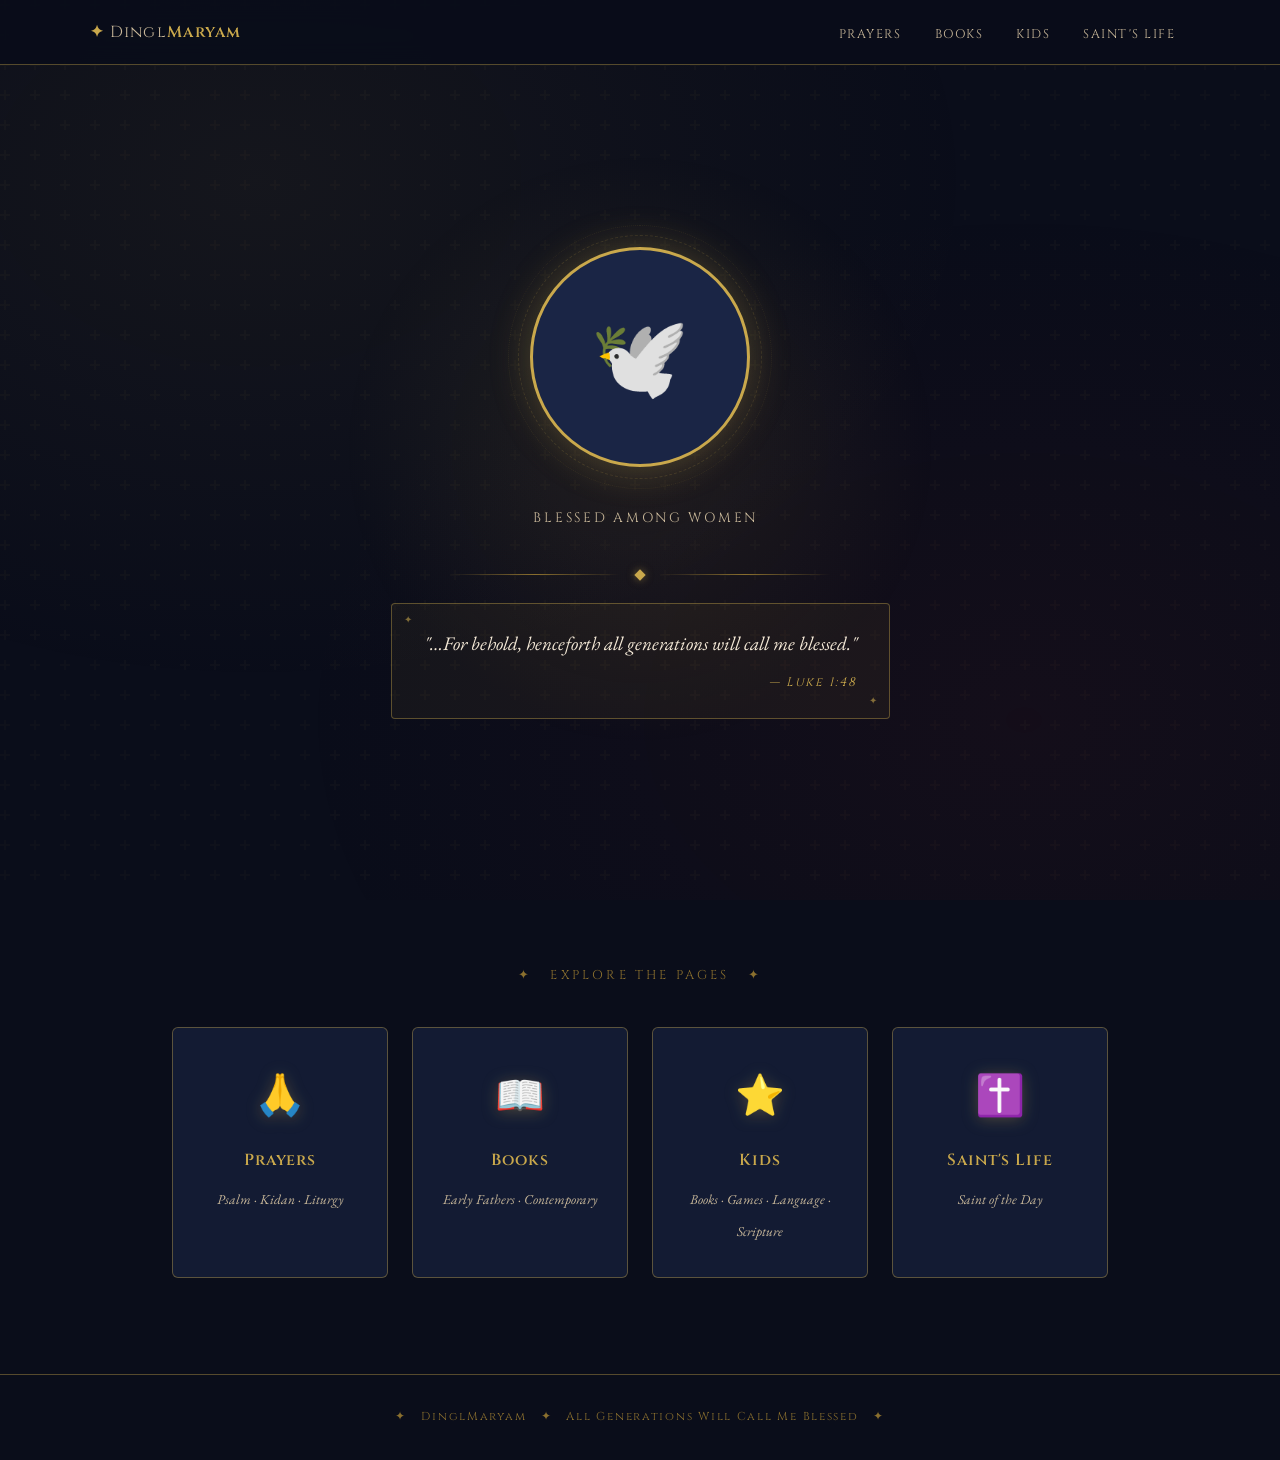
<file: index.html>
<!DOCTYPE html>
<html lang="en">
<head>
  <meta charset="UTF-8" />
  <meta name="viewport" content="width=device-width, initial-scale=1.0" />
  <title>Blessed Among Women</title>
  <link rel="stylesheet" href="styles.css" />
</head>
<body>

  <!-- ─── NAVIGATION ─── -->
  <header>
    <nav>
      <a class="nav-brand" href="index.html">✦ <span>Dingl</span>Maryam</a>
      <ul>
        <li><a href="prayers.html">Prayers</a></li>
        <li><a href="books.html">Books</a></li>
        <li><a href="kids.html">Kids</a></li>
        <li><a href="saints-life.html">Saint's Life</a></li>
      </ul>
    </nav>
  </header>

  <!-- ─── HERO ─── -->
  <section class="hero">
    <div class="hero-orbs"></div>
    <div class="hero-content">

      <!-- Saint Mary Image Frame -->
      <div class="icon-frame">
        <!--
          INSTRUCTIONS:
          Replace the placeholder below with your image of Saint Mary.
          Option A – use an online image URL:
            <img class="icon-img" src="YOUR_IMAGE_URL_HERE" alt="Saint Mary" />
          Option B – place an image file called "saint-mary.jpg" in this folder:
            <img class="icon-img" src="saint-mary.jpg" alt="Saint Mary" />
          Then delete the <div class="icon-placeholder"> element below.
        -->
        <div class="icon-placeholder" title="Replace with Saint Mary image">🕊️</div>
      </div>

      <h1 class="site-title"></h1>
      <p class="site-subtitle"> &nbsp; Blessed Among Women</p>

      <div class="ornament">
        <div class="ornament-line"></div>
        <div class="ornament-diamond"></div>
        <div class="ornament-line"></div>
      </div>

      <!-- Scripture Quote -->
      <blockquote class="scripture-block">
        <p class="scripture-text">
          "…For behold, henceforth all generations will call me blessed."
        </p>
        <cite class="scripture-ref">— Luke 1:48</cite>
      </blockquote>

    </div>
  </section>

  <!-- ─── NAVIGATION CARDS ─── -->
  <section class="cards-section">
    <p class="section-heading">✦ &nbsp; Explore the Pages &nbsp; ✦</p>
    <div class="cards-grid">

      <a href="prayers.html" class="nav-card">
        <span class="nav-card-icon">🙏</span>
        <span class="nav-card-title">Prayers</span>
        <span class="nav-card-desc">Psalm · Kidan · Liturgy</span>
      </a>

      <a href="books.html" class="nav-card">
        <span class="nav-card-icon">📖</span>
        <span class="nav-card-title">Books</span>
        <span class="nav-card-desc">Early Fathers · Contemporary</span>
      </a>

      <a href="kids.html" class="nav-card">
        <span class="nav-card-icon">⭐</span>
        <span class="nav-card-title">Kids</span>
        <span class="nav-card-desc">Books · Games · Language · Scripture</span>
      </a>

      <a href="saints-life.html" class="nav-card">
        <span class="nav-card-icon">✝️</span>
        <span class="nav-card-title">Saint's Life</span>
        <span class="nav-card-desc">Saint of the Day</span>
      </a>

    </div>
  </section>

  <footer>
    <p>✦ &nbsp; DinglMaryam &nbsp; ✦ &nbsp; All Generations Will Call Me Blessed &nbsp; ✦</p>
  </footer>

</body>
</html>
</file>
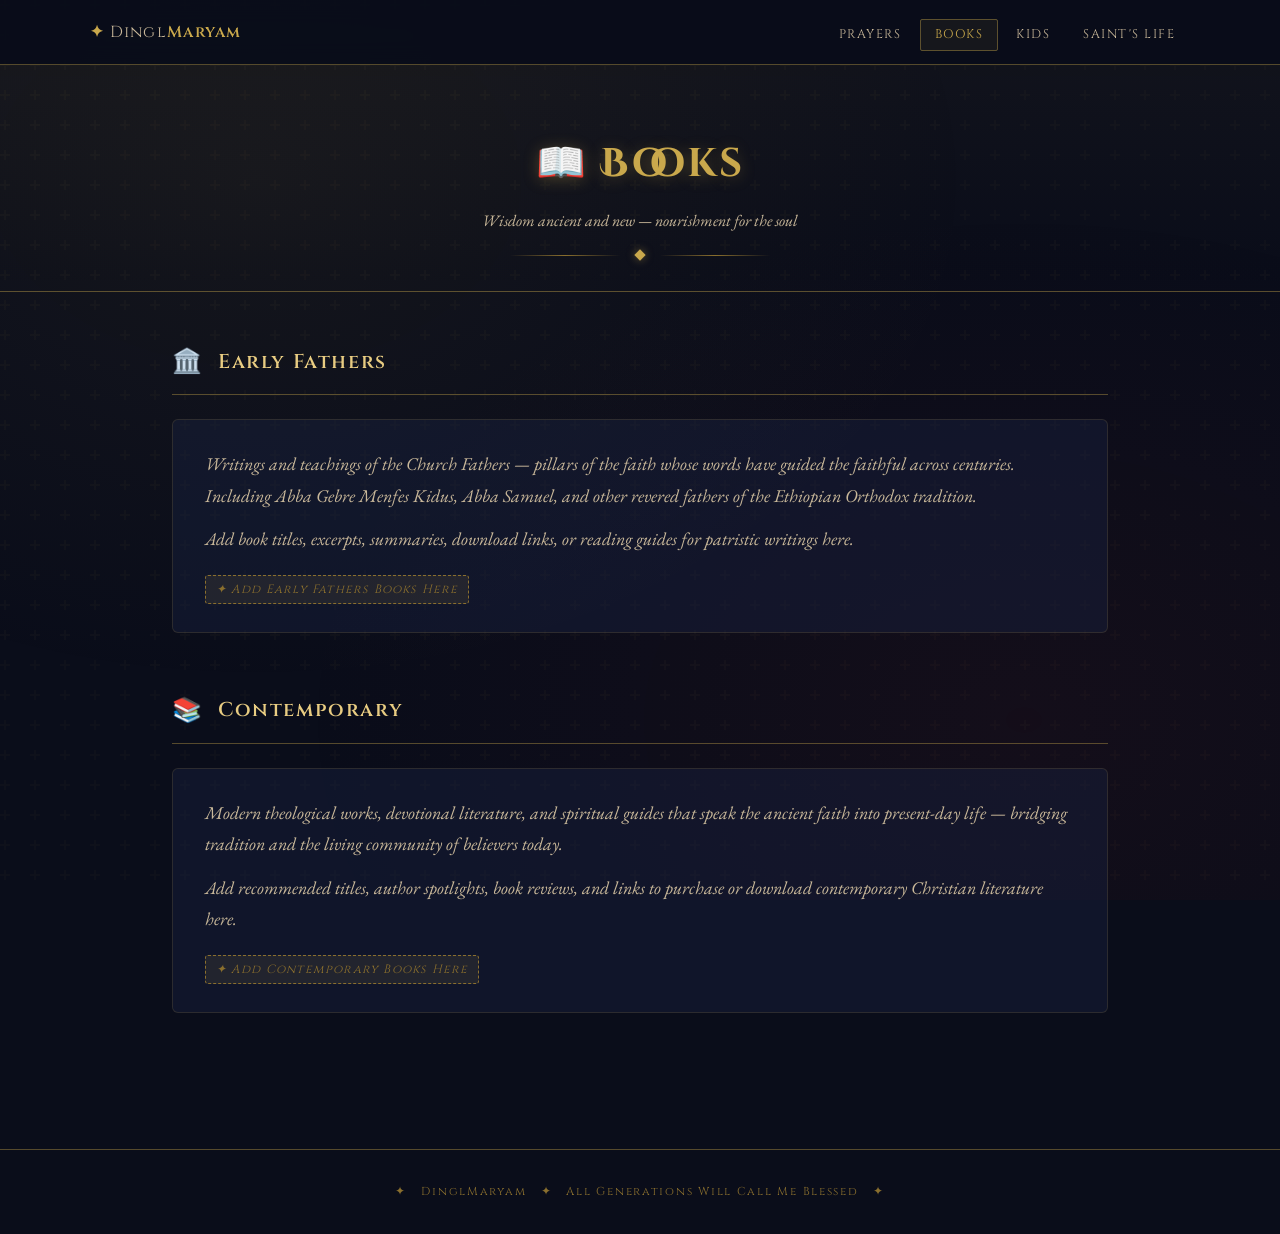
<file: books.html>
<!DOCTYPE html>
<html lang="en">
<head>
  <meta charset="UTF-8" />
  <meta name="viewport" content="width=device-width, initial-scale=1.0" />
  <title>Books — DinglMaryam</title>
  <link rel="stylesheet" href="styles.css" />
</head>
<body>

  <header>
    <nav>
      <a class="nav-brand" href="index.html">✦ <span>Dingl</span>Maryam</a>
      <ul>
        <li><a href="prayers.html">Prayers</a></li>
        <li><a href="books.html" class="active">Books</a></li>
        <li><a href="kids.html">Kids</a></li>
        <li><a href="saints-life.html">Saint's Life</a></li>
      </ul>
    </nav>
  </header>

  <div class="page-hero">
    <h1 class="page-title">📖 Books</h1>
    <p class="page-tagline">Wisdom ancient and new — nourishment for the soul</p>
    <div class="ornament" style="max-width:260px; margin:1rem auto 0;">
      <div class="ornament-line"></div>
      <div class="ornament-diamond"></div>
      <div class="ornament-line"></div>
    </div>
  </div>

  <main class="page-body">

    <!-- EARLY FATHERS -->
    <div class="subsection">
      <div class="subsection-header">
        <span class="subsection-icon">🏛️</span>
        <h2 class="subsection-title">Early Fathers</h2>
      </div>
      <div class="subsection-content">
        <p>Writings and teachings of the Church Fathers — pillars of the faith whose words have guided the faithful across centuries. Including Abba Gebre Menfes Kidus, Abba Samuel, and other revered fathers of the Ethiopian Orthodox tradition.</p>
        <p>Add book titles, excerpts, summaries, download links, or reading guides for patristic writings here.</p>
        <span class="placeholder-tag">✦ Add Early Fathers Books Here</span>
      </div>
    </div>

    <!-- CONTEMPORARY -->
    <div class="subsection">
      <div class="subsection-header">
        <span class="subsection-icon">📚</span>
        <h2 class="subsection-title">Contemporary</h2>
      </div>
      <div class="subsection-content">
        <p>Modern theological works, devotional literature, and spiritual guides that speak the ancient faith into present-day life — bridging tradition and the living community of believers today.</p>
        <p>Add recommended titles, author spotlights, book reviews, and links to purchase or download contemporary Christian literature here.</p>
        <span class="placeholder-tag">✦ Add Contemporary Books Here</span>
      </div>
    </div>

  </main>

  <footer>
    <p>✦ &nbsp; DinglMaryam &nbsp; ✦ &nbsp; All Generations Will Call Me Blessed &nbsp; ✦</p>
  </footer>

</body>
</html>
</file>
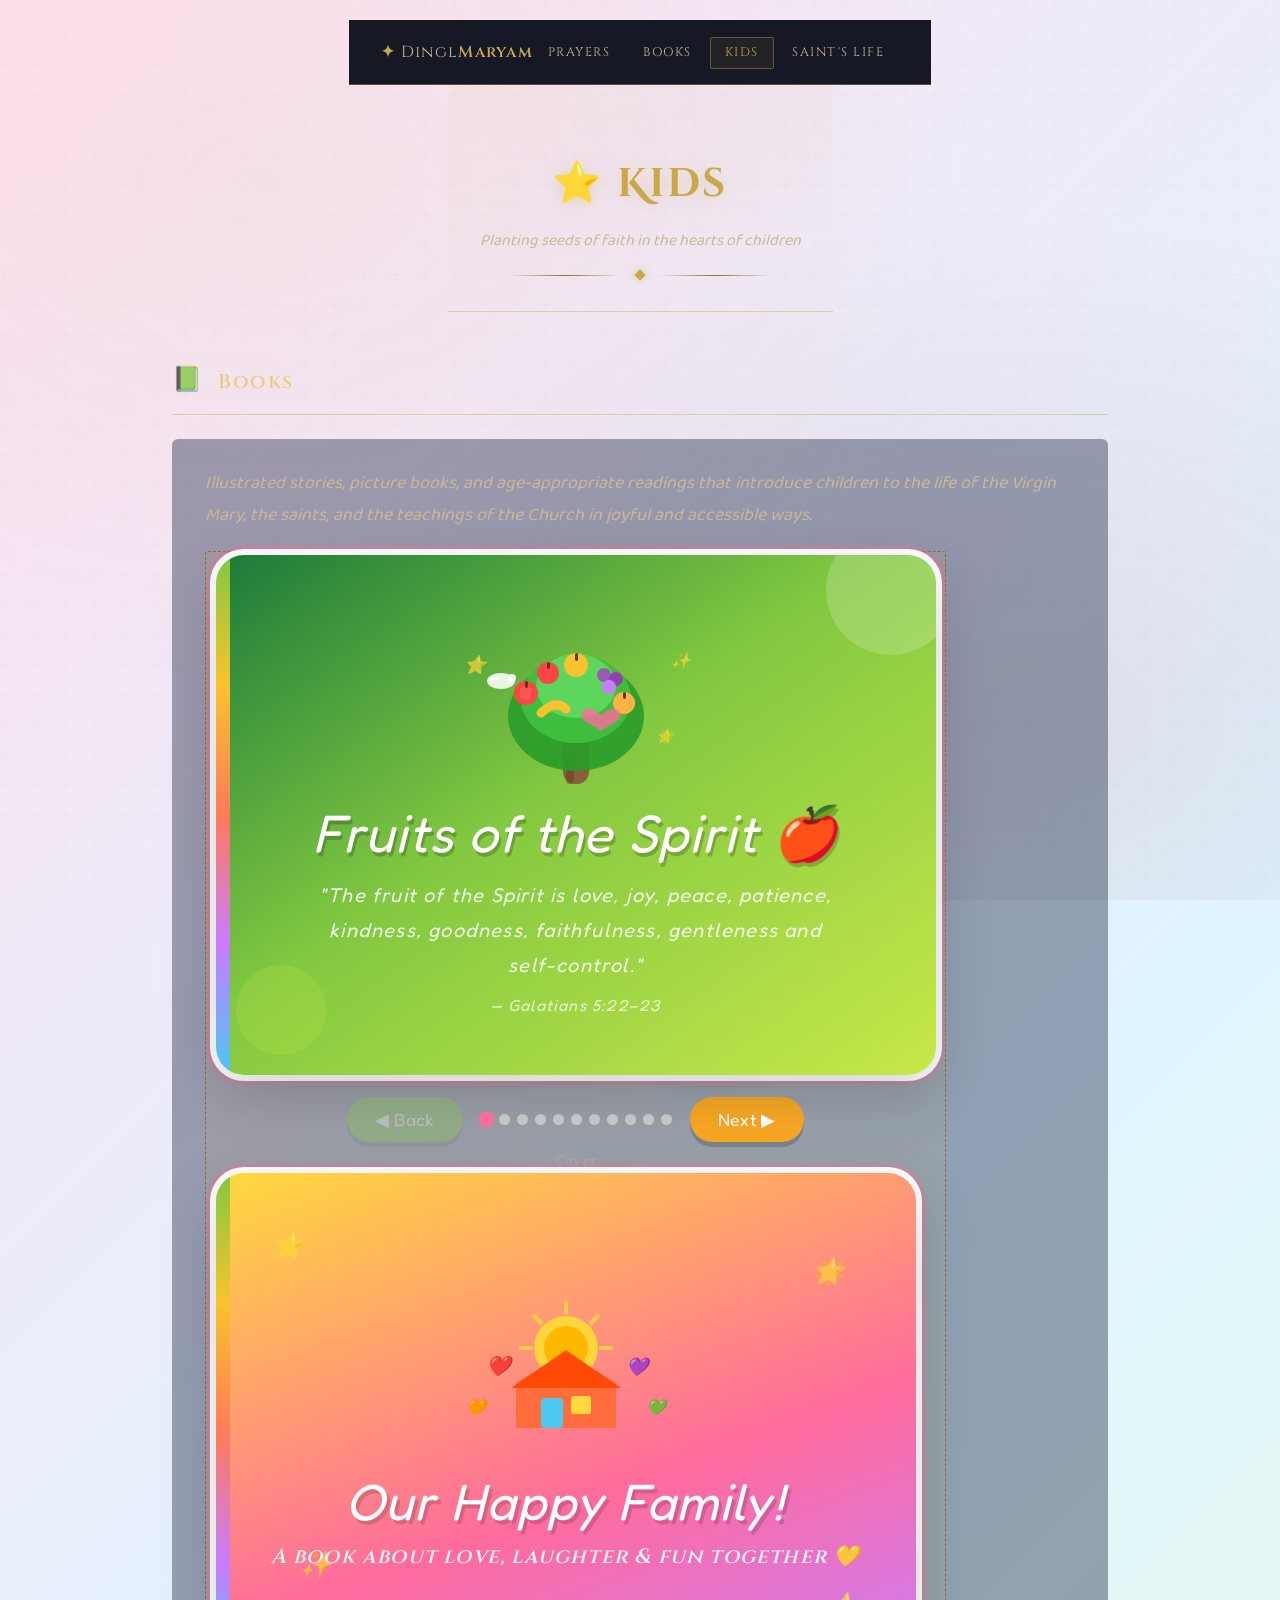
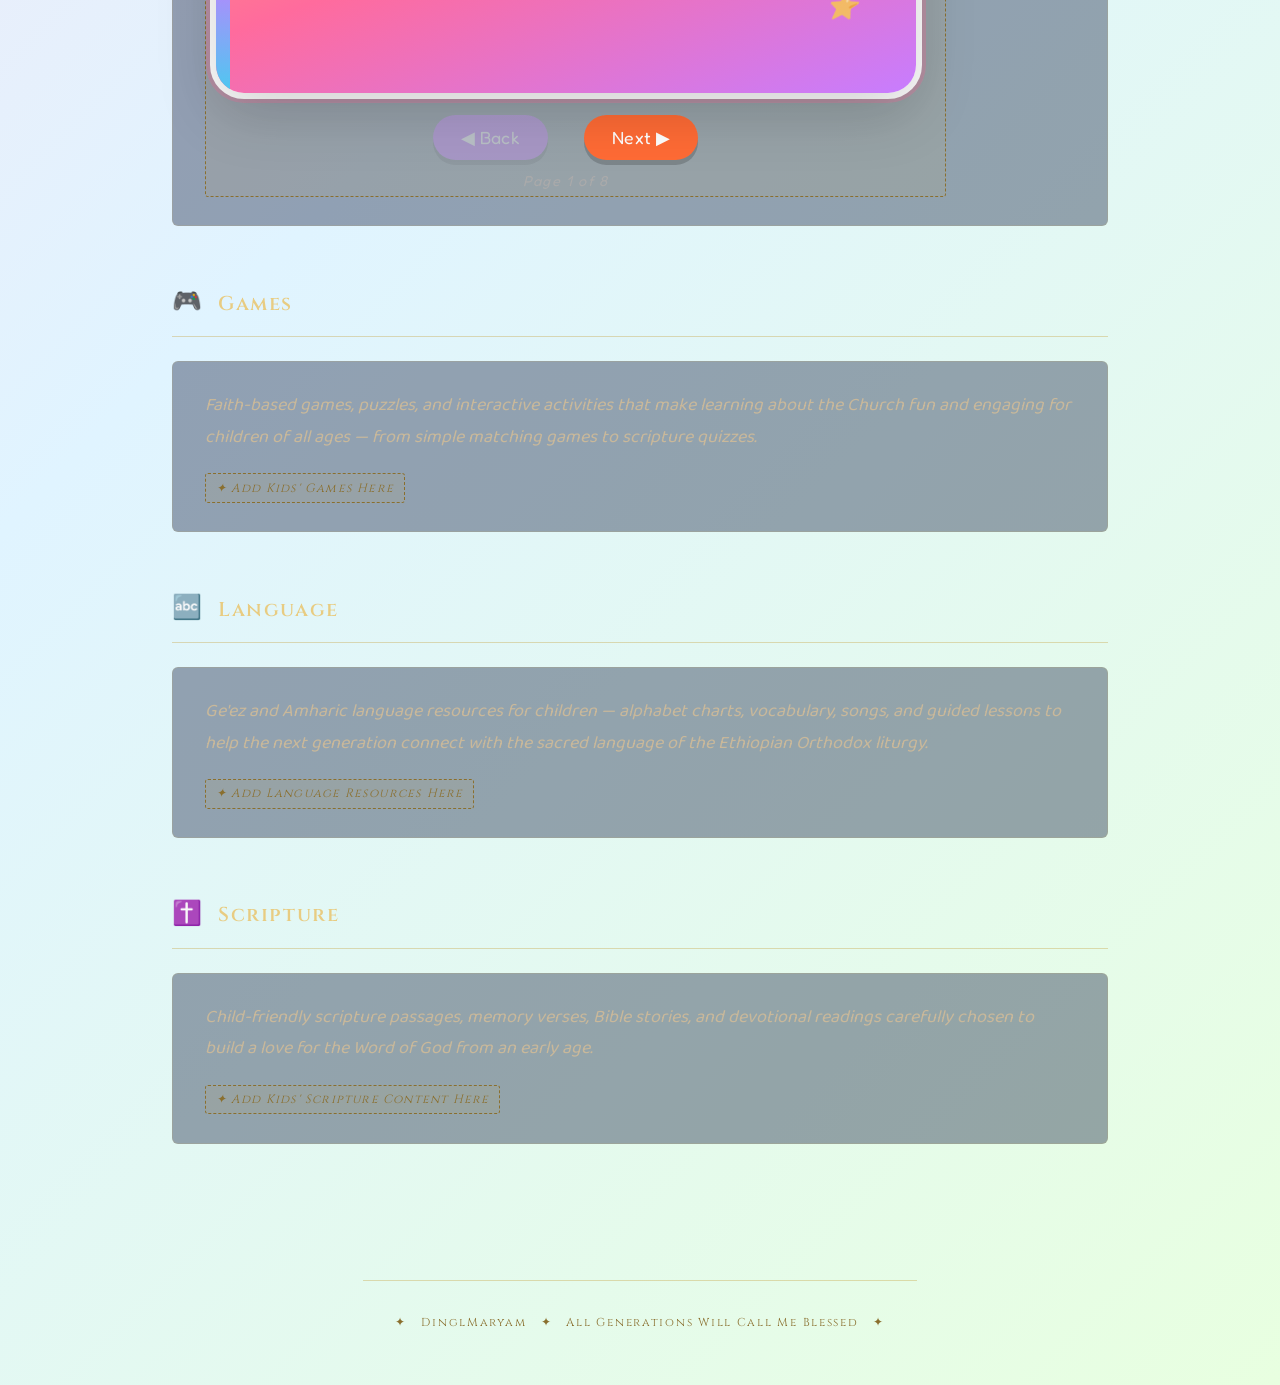
<file: kids.html>
<!DOCTYPE html>
<html lang="en">
<head>
  <meta charset="UTF-8" />
  <meta name="viewport" content="width=device-width, initial-scale=1.0" />
  <title>Kids — DinglMaryam</title>
  <link rel="stylesheet" href="styles.css" />
</head>
<body>

  <header>
    <nav>
      <a class="nav-brand" href="index.html">✦ <span>Dingl</span>Maryam</a>
      <ul>
        <li><a href="prayers.html">Prayers</a></li>
        <li><a href="books.html">Books</a></li>
        <li><a href="kids.html" class="active">Kids</a></li>
        <li><a href="saints-life.html">Saint's Life</a></li>
      </ul>
    </nav>
  </header>

  <div class="page-hero">
    <h1 class="page-title">⭐ Kids</h1>
    <p class="page-tagline">Planting seeds of faith in the hearts of children</p>
    <div class="ornament" style="max-width:260px; margin:1rem auto 0;">
      <div class="ornament-line"></div>
      <div class="ornament-diamond"></div>
      <div class="ornament-line"></div>
    </div>
  </div>

  <main class="page-body">

    <!-- BOOKS -->
    <div class="subsection">
      <div class="subsection-header">
        <span class="subsection-icon">📗</span>
        <h2 class="subsection-title">Books</h2>
      </div>
      <div class="subsection-content">
        <p>Illustrated stories, picture books, and age-appropriate readings that introduce children to the life of the Virgin Mary, the saints, and the teachings of the Church in joyful and accessible ways.</p>
        <span class="placeholder-tag"><!DOCTYPE html>

          <!DOCTYPE html>
<html lang="en">
<head>
<meta charset="UTF-8">
<meta name="viewport" content="width=device-width, initial-scale=1.0">
<title>Fruits of the Spirit</title>
<link href="https://fonts.googleapis.com/css2?family=Fredoka+One&family=Nunito:wght@400;600;800&display=swap" rel="stylesheet">
<style>
* { margin:0; padding:0; box-sizing:border-box; }

body {
  min-height: 100vh;
  display: flex;
  flex-direction: column;
  align-items: center;
  justify-content: center;
  font-family: 'Nunito', sans-serif;
  padding: 18px 12px 30px;
  background: radial-gradient(ellipse at top, #fff9e6 0%, #ffe4f5 50%, #e4f5ff 100%);
  overflow-x: hidden;
}

.book-frame {
  width: 100%;
  max-width: 720px;
}

.book {
  background: white;
  border-radius: 32px;
  box-shadow:
    0 24px 70px rgba(0,0,0,0.15),
    0 0 0 7px white,
    0 0 0 12px rgba(130,200,80,0.35);
  overflow: hidden;
  position: relative;
  min-height: 530px;
}

/* Spine stripe */
.book::before {
  content: '';
  position: absolute;
  left: 0; top: 0; bottom: 0;
  width: 14px;
  background: linear-gradient(180deg,#82c840,#f9c22e,#ff7a5a,#c77dff,#4cc9f0);
  z-index: 10;
}

.page {
  display: none;
  width: 100%;
  min-height: 530px;
  flex-direction: column;
  align-items: center;
  justify-content: center;
  padding: 28px 40px 28px 54px;
  position: relative;
  animation: flipIn .38s ease;
}
.page.active { display: flex; }
@keyframes flipIn {
  from { opacity:0; transform:translateX(18px) scale(.97); }
  to   { opacity:1; transform:translateX(0)   scale(1); }
}

/* ── page bg colours ── */
.pg-cover  { background: linear-gradient(145deg,#1a7a3a 0%,#82c840 45%,#c8e84a 100%); }
.pg-love   { background: linear-gradient(145deg,#ffe0ec 0%,#ffb3cc 100%); }
.pg-joy    { background: linear-gradient(145deg,#fffbe0 0%,#ffd93d 100%); }
.pg-peace  { background: linear-gradient(145deg,#e0f4ff 0%,#a8d8ff 100%); }
.pg-patience{ background: linear-gradient(145deg,#fff3e0 0%,#ffcc80 100%); }
.pg-kindness{ background: linear-gradient(145deg,#ffe8f5 0%,#f48fb1 100%); }
.pg-goodness{ background: linear-gradient(145deg,#e8f5e9 0%,#81c784 100%); }
.pg-faith  { background: linear-gradient(145deg,#ede7f6 0%,#b39ddb 100%); }
.pg-gentle { background: linear-gradient(145deg,#e1f5fe 0%,#80deea 100%); }
.pg-self   { background: linear-gradient(145deg,#fce4ec 0%,#f06292 100%); }
.pg-end    { background: linear-gradient(145deg,#fffde7 0%,#fff176 60%,#aee571 100%); }

/* ── text styles ── */
.fruit-name {
  font-family: 'Fredoka One', cursive;
  font-size: clamp(2rem, 7vw, 3rem);
  text-align: center;
  line-height: 1.1;
  z-index: 2;
  margin-bottom: 6px;
  text-shadow: 2px 3px 0 rgba(0,0,0,0.1);
}
.verse-tag {
  font-size: .82rem;
  font-weight: 800;
  letter-spacing: .08em;
  text-transform: uppercase;
  opacity: .6;
  z-index: 2;
  margin-bottom: 14px;
}
.body-text {
  font-family: 'Fredoka One', cursive;
  font-size: clamp(1.05rem, 3.2vw, 1.35rem);
  text-align: center;
  line-height: 1.55;
  z-index: 2;
  max-width: 88%;
}
.subtext {
  font-size: clamp(.88rem, 2.5vw, 1.05rem);
  font-weight: 700;
  text-align: center;
  z-index: 2;
  max-width: 82%;
  margin-top: 10px;
  opacity: .82;
}
.illus { z-index:2; margin: 10px 0; }

/* cover specific */
.cover-title {
  font-family: 'Fredoka One', cursive;
  font-size: clamp(2rem, 7.5vw, 3.3rem);
  text-align: center;
  color: white;
  text-shadow: 2px 4px 0 rgba(0,0,0,0.2);
  line-height: 1.2;
  z-index:2;
  margin-bottom: 6px;
}
.cover-verse {
  font-family: 'Fredoka One', cursive;
  font-size: clamp(.95rem, 3vw, 1.25rem);
  color: rgba(255,255,255,0.88);
  text-align: center;
  z-index:2;
  max-width: 82%;
}

/* floating blobs */
.blob {
  position:absolute;
  border-radius: 50%;
  opacity: .18;
  animation: bob 5s ease-in-out infinite;
}
@keyframes bob { 0%,100%{transform:translateY(0)} 50%{transform:translateY(-14px)} }

/* ── Nav ── */
.nav {
  display:flex; align-items:center; justify-content:center;
  gap:16px; margin-top:20px;
}
.btn {
  font-family: 'Fredoka One', cursive;
  font-size: 1.05rem;
  border: none; border-radius: 50px;
  padding: 11px 26px;
  cursor: pointer;
  box-shadow: 0 5px 0 rgba(0,0,0,0.18);
  transition: transform .15s, box-shadow .15s;
}
.btn:hover { transform:translateY(-2px); box-shadow:0 8px 0 rgba(0,0,0,0.15); }
.btn:active{ transform:translateY(3px);  box-shadow:0 2px 0 rgba(0,0,0,0.15); }
.btn:disabled{ opacity:.3; cursor:default; transform:none; }
.btn-p { background:#82c840; color:white; }
.btn-n { background:#f9a825; color:white; }

.dots { display:flex; gap:7px; align-items:center; flex-wrap:wrap; justify-content:center; }
.dot {
  width:10px; height:10px; border-radius:50%;
  background:#ccc; cursor:pointer;
  transition: background .3s, transform .3s;
}
.dot.active { background:#82c840; transform:scale(1.5); }
.pg-label {
  font-family:'Fredoka One',cursive; font-size:.85rem;
  color:#aaa; text-align:center; margin-top:7px;
}

/* fruit counter badge */
.badge {
  position:absolute; top:18px; right:20px;
  background:rgba(255,255,255,0.65);
  border-radius:20px; padding:4px 13px;
  font-family:'Fredoka One',cursive;
  font-size:.88rem; z-index:5;
  backdrop-filter: blur(4px);
}
</style>
</head>
<body>
<div class="book-frame">
<div class="book" id="book">

<!-- ════════════════ COVER ════════════════ -->
<div class="page pg-cover active" id="page-0">
  <div class="blob" style="width:130px;height:130px;background:#fff;top:-30px;right:-20px;animation-delay:.5s"></div>
  <div class="blob" style="width:90px;height:90px;background:#c8e84a;bottom:20px;left:20px;animation-delay:2s"></div>

  <!-- Big fruit tree SVG -->
  <svg class="illus" width="260" height="170" viewBox="0 0 260 170">
    <!-- trunk -->
    <rect x="117" y="108" width="26" height="55" rx="12" fill="#8B5E3C"/>
    <rect x="120" y="135" width="8" height="28" rx="4" fill="#6B4423" opacity=".6"/>
    <!-- canopy layers -->
    <ellipse cx="130" cy="95" rx="68" ry="55" fill="#2a9d2a" opacity=".9"/>
    <ellipse cx="130" cy="78" rx="55" ry="44" fill="#3dbe3d"/>
    <ellipse cx="130" cy="65" rx="40" ry="32" fill="#5cd65c"/>
    <!-- fruits on tree -->
    <!-- apples -->
    <circle cx="80"  cy="72" r="12" fill="#FF4444"/><circle cx="80"  cy="72" r="7" fill="#ff6666" opacity=".5"/>
    <rect x="79" y="60" width="3" height="7" rx="2" fill="#5C3A1E"/>
    <circle cx="102" cy="52" r="11" fill="#FF4444"/><rect x="101" y="41" width="3" height="7" rx="2" fill="#5C3A1E"/>
    <circle cx="130" cy="44" r="12" fill="#f9c22e"/><rect x="129" y="32" width="3" height="8" rx="2" fill="#5C3A1E"/>
    <!-- grapes -->
    <circle cx="158" cy="54" r="7"  fill="#9b59b6"/>
    <circle cx="170" cy="58" r="7"  fill="#8e44ad"/>
    <circle cx="163" cy="66" r="7"  fill="#c77dff"/>
    <!-- peach -->
    <circle cx="178" cy="82" r="11" fill="#FFB347"/><rect x="177" y="71" width="3" height="7" rx="2" fill="#5C3A1E"/>
    <!-- banana -->
    <path d="M95 92 Q110 78 120 88" stroke="#f9c22e" stroke-width="9" fill="none" stroke-linecap="round"/>
    <!-- heart -->
    <path d="M155 94 C155 94 144 84 138 89 C134 93 135 98 140 101 C143 103 148 105 155 110 C162 105 167 103 170 101 C175 98 176 93 172 89 C166 84 155 94 155 94Z" fill="#FF6B9D" opacity=".8"/>
    <!-- dove -->
    <ellipse cx="55" cy="60" rx="14" ry="8" fill="white" opacity=".85"/>
    <path d="M41 60 Q48 52 55 58" fill="white" opacity=".9"/>
    <circle cx="66" cy="57" r="4" fill="white" opacity=".9"/>
    <!-- stars -->
    <text x="18"  y="50" font-size="18" opacity=".7">⭐</text>
    <text x="225" y="45" font-size="16" opacity=".7">✨</text>
    <text x="210" y="120" font-size="14" opacity=".6">🌟</text>
  </svg>

  <div class="cover-title">Fruits of the Spirit 🍎</div>
  <div style="height:8px"></div>
  <div class="cover-verse">"The fruit of the Spirit is love, joy, peace, patience, kindness, goodness, faithfulness, gentleness and self-control."</div>
  <div style="margin-top:8px;font-family:'Fredoka One',cursive;font-size:1rem;color:rgba(255,255,255,.75)">— Galatians 5:22–23</div>
</div>

<!-- ════════════════ PAGE 1 · LOVE ════════════════ -->
<div class="page pg-love" id="page-1">
  <div class="badge">🍎 1 of 9</div>
  <div class="blob" style="width:100px;height:100px;background:#ff6b9d;top:-20px;right:0"></div>
  <div class="fruit-name" style="color:#c2185b;">❤️ Love</div>
  <div class="verse-tag" style="color:#c2185b;">"The fruit of the Spirit is LOVE…"</div>
  <svg class="illus" width="290" height="175" viewBox="0 0 290 175">
    <!-- giant heart -->
    <path d="M145,160 C145,160 25,90 25,42 C25,15 48,-2 78,8 C103,17 128,44 145,64 C162,44 187,17 212,8 C242,-2 265,15 265,42 C265,90 145,160 145,160Z" fill="#ff6b9d" opacity=".85"/>
    <path d="M145,140 C145,140 45,82 45,44 C45,24 63,12 85,20 C107,28 130,50 145,68 C160,50 183,28 205,20 C227,12 245,24 245,44 C245,82 145,140 145,140Z" fill="#ff9dc4" opacity=".55"/>
    <!-- child sharing toy with friend -->
    <!-- child 1 -->
    <circle cx="92" cy="70" r="21" fill="#FFEAA0"/>
    <path d="M72 63 Q92 42 112 63" fill="#5C3A1E" opacity=".7"/>
    <circle cx="84" cy="67" r="4" fill="#222"/><circle cx="100" cy="67" r="4" fill="#222"/>
    <path d="M82 81 Q92 89 102 81" stroke="#FF7043" stroke-width="2.5" fill="none" stroke-linecap="round"/>
    <rect x="72" y="90" width="40" height="48" rx="9" fill="#FF6B9D"/>
    <!-- gift box extended arm -->
    <line x1="112" y1="105" x2="148" y2="110" stroke="#FFEAA0" stroke-width="10" stroke-linecap="round"/>
    <rect x="144" y="100" width="22" height="18" rx="4" fill="#FF4444"/>
    <line x1="155" y1="100" x2="155" y2="118" stroke="#FFD93D" stroke-width="3"/>
    <line x1="144" y1="109" x2="166" y2="109" stroke="#FFD93D" stroke-width="3"/>
    <!-- bow -->
    <path d="M149 99 Q155 93 161 99" stroke="#FFD93D" stroke-width="2.5" fill="none"/>
    <!-- child 2 -->
    <circle cx="198" cy="70" r="21" fill="#FFD0C0"/>
    <path d="M178 62 Q198 40 218 62 L220 78 Q198 92 176 78Z" fill="#8B4513" opacity=".7"/>
    <circle cx="190" cy="67" r="4" fill="#222"/><circle cx="206" cy="67" r="4" fill="#222"/>
    <path d="M188 81 Q198 89 208 81" stroke="#FF7043" stroke-width="2.5" fill="none" stroke-linecap="round"/>
    <rect x="178" y="90" width="40" height="48" rx="9" fill="#C77DFF"/>
    <line x1="178" y1="105" x2="152" y2="112" stroke="#FFD0C0" stroke-width="10" stroke-linecap="round"/>
    <!-- hearts floating -->
    <text x="130" y="60" font-size="16">💕</text>
    <text x="20"  y="45" font-size="20">❤️</text>
    <text x="252" y="45" font-size="18">💖</text>
  </svg>
  <div class="body-text" style="color:#880e4f;">Love means caring for others and sharing what you have! 💝</div>
  <div class="subtext" style="color:#ad1457;">When we love like God loves us, we are kind, generous, and always there for each other.</div>
</div>

<!-- ════════════════ PAGE 2 · JOY ════════════════ -->
<div class="page pg-joy" id="page-2">
  <div class="badge">🍋 2 of 9</div>
  <div class="blob" style="width:110px;height:110px;background:#ffd93d;bottom:-20px;right:-10px;animation-delay:1s"></div>
  <div class="fruit-name" style="color:#e65100;">😊 Joy</div>
  <div class="verse-tag" style="color:#e65100;">"…JOY…"</div>
  <svg class="illus" width="300" height="178" viewBox="0 0 300 178">
    <!-- sun -->
    <circle cx="150" cy="38" r="30" fill="#FFD93D"/>
    <g stroke="#FFD93D" stroke-width="5" stroke-linecap="round" opacity=".7">
      <line x1="150" y1="0" x2="150" y2="12"/>
      <line x1="150" y1="64" x2="150" y2="76"/>
      <line x1="112" y1="38" x2="100" y2="38"/>
      <line x1="188" y1="38" x2="200" y2="38"/>
      <line x1="123" y1="11" x2="115" y2="3"/>
      <line x1="177" y1="65" x2="185" y2="73"/>
      <line x1="177" y1="11" x2="185" y2="3"/>
      <line x1="123" y1="65" x2="115" y2="73"/>
    </g>
    <!-- face in sun -->
    <circle cx="141" cy="35" r="4" fill="#e65100"/><circle cx="159" cy="35" r="4" fill="#e65100"/>
    <path d="M138 46 Q150 56 162 46" stroke="#e65100" stroke-width="3.5" fill="none" stroke-linecap="round"/>

    <!-- ground -->
    <ellipse cx="150" cy="174" rx="145" ry="10" fill="#90EE90" opacity=".4"/>

    <!-- jumping kid 1 -->
    <circle cx="75" cy="88" r="22" fill="#FFEAA0"/>
    <path d="M55 80 Q75 58 95 80" fill="#4a2f0d" opacity=".7"/>
    <circle cx="67" cy="85" r="4.5" fill="#222"/><circle cx="83" cy="85" r="4.5" fill="#222"/>
    <path d="M65 99 Q75 108 85 99" stroke="#FF7043" stroke-width="3" fill="none" stroke-linecap="round"/>
    <rect x="55" y="109" width="40" height="50" rx="9" fill="#FF6B35"/>
    <!-- arms up -->
    <line x1="55" y1="122" x2="28" y2="95" stroke="#FFEAA0" stroke-width="11" stroke-linecap="round"/>
    <line x1="95" y1="122" x2="122" y2="95" stroke="#FFEAA0" stroke-width="11" stroke-linecap="round"/>
    <!-- legs jumping -->
    <line x1="65" y1="159" x2="50" y2="178" stroke="#FFEAA0" stroke-width="11" stroke-linecap="round"/>
    <line x1="85" y1="159" x2="100" y2="178" stroke="#FFEAA0" stroke-width="11" stroke-linecap="round"/>

    <!-- kid 2 -->
    <circle cx="150" cy="82" r="22" fill="#FFD0C0"/>
    <path d="M130 74 Q150 52 170 74 L172 90 Q150 104 128 90Z" fill="#8B4513" opacity=".7"/>
    <circle cx="142" cy="79" r="4.5" fill="#222"/><circle cx="158" cy="79" r="4.5" fill="#222"/>
    <path d="M140 93 Q150 102 160 93" stroke="#FF7043" stroke-width="3" fill="none" stroke-linecap="round"/>
    <rect x="130" y="103" width="40" height="50" rx="9" fill="#4CC9F0"/>
    <line x1="130" y1="116" x2="105" y2="95" stroke="#FFD0C0" stroke-width="11" stroke-linecap="round"/>
    <line x1="170" y1="116" x2="195" y2="95" stroke="#FFD0C0" stroke-width="11" stroke-linecap="round"/>
    <line x1="140" y1="153" x2="128" y2="174" stroke="#FFD0C0" stroke-width="11" stroke-linecap="round"/>
    <line x1="160" y1="153" x2="172" y2="174" stroke="#FFD0C0" stroke-width="11" stroke-linecap="round"/>

    <!-- kid 3 -->
    <circle cx="225" cy="88" r="22" fill="#FFDAB5"/>
    <path d="M205 80 Q225 58 245 80" fill="#5C3A1E" opacity=".7"/>
    <circle cx="217" cy="85" r="4.5" fill="#222"/><circle cx="233" cy="85" r="4.5" fill="#222"/>
    <path d="M215 99 Q225 108 235 99" stroke="#FF7043" stroke-width="3" fill="none" stroke-linecap="round"/>
    <rect x="205" y="109" width="40" height="50" rx="9" fill="#6BCB77"/>
    <line x1="205" y1="122" x2="178" y2="100" stroke="#FFDAB5" stroke-width="11" stroke-linecap="round"/>
    <line x1="245" y1="122" x2="272" y2="100" stroke="#FFDAB5" stroke-width="11" stroke-linecap="round"/>
    <line x1="215" y1="159" x2="200" y2="178" stroke="#FFDAB5" stroke-width="11" stroke-linecap="round"/>
    <line x1="235" y1="159" x2="250" y2="178" stroke="#FFDAB5" stroke-width="11" stroke-linecap="round"/>

    <!-- stars of joy -->
    <text x="10"  y="52" font-size="20">🌟</text>
    <text x="272" y="55" font-size="20">⭐</text>
    <text x="140" y="76" font-size="14">😄</text>
  </svg>
  <div class="body-text" style="color:#bf360c;">Joy is a happy feeling deep in your heart that never goes away! 🌟</div>
  <div class="subtext" style="color:#d84315;">God gives us joy — not just when things go right, but ALL the time, because He loves us!</div>
</div>

<!-- ════════════════ PAGE 3 · PEACE ════════════════ -->
<div class="page pg-peace" id="page-3">
  <div class="badge">🫐 3 of 9</div>
  <div class="blob" style="width:100px;height:100px;background:#4cc9f0;top:-15px;left:30px;animation-delay:.8s"></div>
  <div class="fruit-name" style="color:#01579b;">🕊️ Peace</div>
  <div class="verse-tag" style="color:#01579b;">"…PEACE…"</div>
  <svg class="illus" width="290" height="178" viewBox="0 0 290 178">
    <!-- calm lake -->
    <ellipse cx="145" cy="158" rx="138" ry="22" fill="#4cc9f0" opacity=".4"/>
    <ellipse cx="145" cy="155" rx="110" ry="14" fill="#80deea" opacity=".35"/>
    <!-- gentle hills -->
    <ellipse cx="60"  cy="170" rx="90" ry="35" fill="#a5d6a7" opacity=".55"/>
    <ellipse cx="230" cy="170" rx="90" ry="35" fill="#81c784" opacity=".55"/>
    <!-- clouds -->
    <ellipse cx="60" cy="35" rx="42" ry="20" fill="white" opacity=".85"/>
    <ellipse cx="80" cy="26" rx="28" ry="18" fill="white" opacity=".85"/>
    <ellipse cx="230" cy="30" rx="38" ry="18" fill="white" opacity=".85"/>
    <ellipse cx="248" cy="22" rx="24" ry="16" fill="white" opacity=".85"/>
    <!-- dove -->
    <ellipse cx="145" cy="55" rx="28" ry="14" fill="white" opacity=".95"/>
    <path d="M117 55 Q130 38 145 50" fill="white" opacity=".95"/>
    <path d="M173 55 Q160 38 145 50" fill="white" opacity=".95"/>
    <circle cx="158" cy="50" r="6" fill="white" opacity=".95"/>
    <circle cx="161" cy="48" r="2.5" fill="#333"/>
    <!-- olive branch -->
    <path d="M155 58 Q170 65 185 60" stroke="#4caf50" stroke-width="3" fill="none"/>
    <ellipse cx="168" cy="62" rx="5" ry="3" fill="#66bb6a" transform="rotate(-20,168,62)"/>
    <ellipse cx="178" cy="60" rx="5" ry="3" fill="#66bb6a" transform="rotate(-30,178,60)"/>

    <!-- child sitting peacefully -->
    <circle cx="145" cy="110" r="22" fill="#FFEAA0"/>
    <path d="M124 102 Q145 80 166 102 L168 118 Q145 132 122 118Z" fill="#8B4513" opacity=".65"/>
    <circle cx="136" cy="107" r="5" fill="white"/><circle cx="136" cy="107" r="3" fill="#222"/>
    <circle cx="154" cy="107" r="5" fill="white"/><circle cx="154" cy="107" r="3" fill="#222"/>
    <!-- peaceful smile -->
    <path d="M134 121 Q145 130 156 121" stroke="#FF7043" stroke-width="3" fill="none" stroke-linecap="round"/>
    <!-- eyes closed lines instead -->
    <rect x="130" y="142" width="30" height="28" rx="7" fill="#4CC9F0" opacity=".8"/>
    <!-- cross-leg sitting -->
    <path d="M122 162 Q133 148 145 155 Q157 148 168 162" stroke="#FFEAA0" stroke-width="14" fill="none" stroke-linecap="round"/>
    <!-- hands in lap -->
    <ellipse cx="135" cy="140" rx="10" ry="7" fill="#FFEAA0"/>
    <ellipse cx="155" cy="140" rx="10" ry="7" fill="#FFEAA0"/>

    <!-- small butterflies -->
    <text x="42"  y="100" font-size="18">🦋</text>
    <text x="240" y="95"  font-size="16">🦋</text>
    <text x="18"  y="135" font-size="14">🌸</text>
    <text x="262" y="135" font-size="14">🌼</text>
  </svg>
  <div class="body-text" style="color:#01579b;">Peace is feeling calm and safe, even on hard days. 🕊️</div>
  <div class="subtext" style="color:#0277bd;">God's peace is like a warm hug for your heart — it helps you feel still and not afraid.</div>
</div>

<!-- ════════════════ PAGE 4 · PATIENCE ════════════════ -->
<div class="page pg-patience" id="page-4">
  <div class="badge">🍊 4 of 9</div>
  <div class="blob" style="width:95px;height:95px;background:#ffcc80;bottom:-15px;left:10px;animation-delay:1.5s"></div>
  <div class="fruit-name" style="color:#e65100;">⏳ Patience</div>
  <div class="verse-tag" style="color:#e65100;">"…PATIENCE…"</div>
  <svg class="illus" width="300" height="182" viewBox="0 0 300 182">
    <!-- ground -->
    <ellipse cx="150" cy="178" rx="148" ry="10" fill="#a5d6a7" opacity=".4"/>
    <!-- tree growing stages - left to right -->
    <!-- seed -->
    <ellipse cx="42" cy="162" rx="18" ry="8" fill="#8B6914" opacity=".5"/>
    <ellipse cx="42" cy="155" rx="8"  ry="6"  fill="#6B4423" opacity=".7"/>
    <text x="28" y="148" font-size="10" fill="#795548">seed</text>
    <!-- sprout -->
    <rect x="88" y="138" width="6" height="28" rx="3" fill="#66bb6a"/>
    <path d="M91 138 Q98 125 105 130 Q98 135 91 138Z" fill="#66bb6a"/>
    <path d="M91 144 Q84 131 77 136 Q84 141 91 144Z" fill="#81c784"/>
    <ellipse cx="91" cy="166" rx="14" ry="6" fill="#8B6914" opacity=".4"/>
    <text x="79" y="148" font-size="10" fill="#795548">sprout</text>
    <!-- small tree -->
    <rect x="142" y="118" width="10" height="46" rx="4" fill="#8B5E3C"/>
    <circle cx="147" cy="108" r="22" fill="#2a9d2a" opacity=".85"/>
    <circle cx="147" cy="98"  r="16" fill="#3dbe3d"/>
    <ellipse cx="147" cy="164" rx="20" ry="8" fill="#8B6914" opacity=".4"/>
    <text x="133" y="148" font-size="10" fill="#795548">small</text>
    <!-- big tree -->
    <rect x="215" y="100" width="16" height="64" rx="6" fill="#8B5E3C"/>
    <circle cx="223" cy="85"  r="35" fill="#2a9d2a" opacity=".9"/>
    <circle cx="223" cy="72"  r="26" fill="#3dbe3d"/>
    <circle cx="223" cy="62"  r="18" fill="#5cd65c"/>
    <!-- apples on big tree -->
    <circle cx="208" cy="72" r="8" fill="#FF4444"/>
    <circle cx="237" cy="70" r="8" fill="#FF4444"/>
    <circle cx="223" cy="82" r="8" fill="#f9c22e"/>
    <ellipse cx="223" cy="164" rx="28" ry="8" fill="#8B6914" opacity=".4"/>
    <text x="211" y="148" font-size="10" fill="#795548">big!</text>

    <!-- arrows between stages -->
    <text x="62"  y="168" font-size="18">➡️</text>
    <text x="113" y="168" font-size="18">➡️</text>
    <text x="172" y="168" font-size="18">➡️</text>

    <!-- child waiting patiently -->
    <circle cx="42" cy="78" r="19" fill="#FFD0C0"/>
    <path d="M24 70 Q42 50 60 70 L62 85 Q42 98 22 85Z" fill="#8B4513" opacity=".7"/>
    <circle cx="35" cy="76" r="4" fill="#222"/><circle cx="49" cy="76" r="4" fill="#222"/>
    <path d="M33 89 Q42 96 51 89" stroke="#FF7043" stroke-width="2.5" fill="none" stroke-linecap="round"/>
    <!-- hourglass held -->
    <rect x="54" y="72" width="18" height="22" rx="4" fill="#FFF9C4" stroke="#FFB300" stroke-width="2"/>
    <polygon points="54,72 72,72 63,83" fill="#FFB300" opacity=".6"/>
    <polygon points="54,94 72,94 63,83" fill="#FF6B35" opacity=".5"/>
    <text x="8" y="68" font-size="14">😊</text>
  </svg>
  <div class="body-text" style="color:#bf360c;">Patience means waiting with a happy heart — not rushing or getting grumpy! 🌱</div>
  <div class="subtext" style="color:#e64a19;">Just like a tree takes time to grow big and make fruit, good things are worth waiting for!</div>
</div>

<!-- ════════════════ PAGE 5 · KINDNESS ════════════════ -->
<div class="page pg-kindness" id="page-5">
  <div class="badge">🍓 5 of 9</div>
  <div class="blob" style="width:90px;height:90px;background:#f48fb1;top:-10px;right:20px;animation-delay:.4s"></div>
  <div class="fruit-name" style="color:#880e4f;">🤝 Kindness</div>
  <div class="verse-tag" style="color:#880e4f;">"…KINDNESS…"</div>
  <svg class="illus" width="300" height="182" viewBox="0 0 300 182">
    <!-- ground -->
    <ellipse cx="150" cy="178" rx="148" ry="10" fill="#f8bbd0" opacity=".5"/>
    <!-- child helping another child who fell -->
    <!-- sitting child who fell -->
    <circle cx="185" cy="118" r="20" fill="#FFDAB5"/>
    <path d="M166 112 Q185 92 204 112" fill="#5C3A1E" opacity=".7"/>
    <circle cx="177" cy="115" r="4" fill="#222"/><circle cx="193" cy="115" r="4" fill="#222"/>
    <!-- sad/hurt face -->
    <path d="M175 129 Q185 122 195 129" stroke="#FF7043" stroke-width="2.5" fill="none" stroke-linecap="round"/>
    <rect x="167" y="137" width="36" height="40" rx="8" fill="#4CC9F0"/>
    <!-- sitting on ground legs out -->
    <line x1="167" y1="177" x2="145" y2="177" stroke="#FFDAB5" stroke-width="13" stroke-linecap="round"/>
    <line x1="203" y1="177" x2="222" y2="172" stroke="#FFDAB5" stroke-width="13" stroke-linecap="round"/>
    <!-- knee boo-boo -->
    <circle cx="148" cy="175" r="5" fill="#ff6b9d" opacity=".6"/>
    <!-- tear -->
    <ellipse cx="178" cy="124" rx="3" ry="5" fill="#4CC9F0" opacity=".7"/>

    <!-- helping child reaching hand -->
    <circle cx="90" cy="100" r="21" fill="#FFEAA0"/>
    <path d="M70 93 Q90 71 110 93" fill="#4a2f0d" opacity=".7"/>
    <circle cx="82" cy="97" r="4.5" fill="#222"/><circle cx="98" cy="97" r="4.5" fill="#222"/>
    <!-- warm smile -->
    <path d="M80 112 Q90 121 100 112" stroke="#FF7043" stroke-width="2.5" fill="none" stroke-linecap="round"/>
    <rect x="70" y="120" width="40" height="52" rx="9" fill="#FF6B9D"/>
    <!-- extended hand -->
    <line x1="110" y1="132" x2="156" y2="140" stroke="#FFEAA0" stroke-width="11" stroke-linecap="round"/>
    <ellipse cx="162" cy="141" rx="9" ry="7" fill="#FFEAA0"/>
    <!-- other arm down -->
    <line x1="70" y1="130" x2="50" y2="152" stroke="#FFEAA0" stroke-width="11" stroke-linecap="round"/>
    <line x1="110" y1="160" x2="98" y2="178" stroke="#FFEAA0" stroke-width="11" stroke-linecap="round"/>
    <line x1="85" y1="160" x2="75" y2="178" stroke="#FFEAA0" stroke-width="11" stroke-linecap="round"/>

    <!-- hearts floating up -->
    <text x="136" y="118" font-size="20">💕</text>
    <text x="120" y="95"  font-size="14">❤️</text>
    <text x="152" y="96"  font-size="12">💖</text>
    <!-- bandage nearby -->
    <text x="228" y="152" font-size="22">🩹</text>
    <!-- stars -->
    <text x="18" y="55" font-size="18">🌸</text>
    <text x="262" y="60" font-size="18">🌺</text>
  </svg>
  <div class="body-text" style="color:#880e4f;">Kindness is helping others when they need it — even when it's hard! 🩹💗</div>
  <div class="subtext" style="color:#ad1457;">A small act of kindness — like helping a friend who falls — can make someone's whole day better!</div>
</div>

<!-- ════════════════ PAGE 6 · GOODNESS ════════════════ -->
<div class="page pg-goodness" id="page-6">
  <div class="badge">🍏 6 of 9</div>
  <div class="blob" style="width:105px;height:105px;background:#81c784;bottom:-20px;right:-10px;animation-delay:1.2s"></div>
  <div class="fruit-name" style="color:#1b5e20;">✨ Goodness</div>
  <div class="verse-tag" style="color:#1b5e20;">"…GOODNESS…"</div>
  <svg class="illus" width="300" height="180" viewBox="0 0 300 180">
    <!-- sky & ground -->
    <rect x="0" y="0" width="300" height="110" rx="12" fill="#e8f5e9" opacity=".5"/>
    <ellipse cx="150" cy="175" rx="148" ry="12" fill="#a5d6a7" opacity=".4"/>
    <!-- sun -->
    <circle cx="260" cy="28" r="24" fill="#FFD93D" opacity=".85"/>
    <!-- trash on ground before -->
    <!-- Child picking up rubbish + elderly -->
    <!-- elder -->
    <circle cx="228" cy="88" r="20" fill="#FFDAB5"/>
    <path d="M208 82 Q228 62 248 82" fill="#bdbdbd" opacity=".8"/>
    <!-- glasses -->
    <rect x="219" y="83" width="10" height="7" rx="3" fill="none" stroke="#555" stroke-width="1.5"/>
    <rect x="229" y="83" width="10" height="7" rx="3" fill="none" stroke="#555" stroke-width="1.5"/>
    <line x1="229" y1="86" x2="229" y2="86" stroke="#555" stroke-width="1.5"/>
    <path d="M220 98 Q228 105 236 98" stroke="#FF7043" stroke-width="2" fill="none" stroke-linecap="round"/>
    <rect x="210" y="107" width="36" height="55" rx="8" fill="#9575CD"/>
    <!-- walking cane -->
    <line x1="246" y1="107" x2="260" y2="170" stroke="#8B5E3C" stroke-width="6" stroke-linecap="round"/>
    <line x1="255" y1="170" x2="265" y2="170" stroke="#8B5E3C" stroke-width="5" stroke-linecap="round"/>
    <!-- groceries bag given to elder -->
    <rect x="198" y="128" width="24" height="22" rx="5" fill="#FF6B35"/>
    <path d="M200 128 Q198 120 204 116 Q210 112 216 116 Q222 120 220 128" stroke="#FF6B35" stroke-width="3" fill="none"/>
    <!-- apple visible in bag -->
    <circle cx="210" cy="133" r="5" fill="#ff4444"/>

    <!-- child doing good deed -->
    <circle cx="92" cy="82" r="21" fill="#FFEAA0"/>
    <path d="M72 75 Q92 54 112 75" fill="#5C3A1E" opacity=".7"/>
    <circle cx="84" cy="79" r="4.5" fill="#222"/><circle cx="100" cy="79" r="4.5" fill="#222"/>
    <path d="M82 94 Q92 103 102 94" stroke="#FF7043" stroke-width="2.5" fill="none" stroke-linecap="round"/>
    <rect x="72" y="102" width="40" height="52" rx="9" fill="#66BB6A"/>
    <!-- arms reaching to elder -->
    <line x1="112" y1="116" x2="192" y2="135" stroke="#FFEAA0" stroke-width="10" stroke-linecap="round"/>
    <line x1="72" y1="114" x2="50" y2="135" stroke="#FFEAA0" stroke-width="10" stroke-linecap="round"/>
    <line x1="82" y1="154" x2="72" y2="175" stroke="#FFEAA0" stroke-width="10" stroke-linecap="round"/>
    <line x1="102" y1="154" x2="112" y2="175" stroke="#FFEAA0" stroke-width="10" stroke-linecap="round"/>

    <!-- stars + checkmark -->
    <text x="140" y="68" font-size="20">⭐</text>
    <text x="155" y="45" font-size="16">✅</text>
    <text x="18"  y="55" font-size="18">🌟</text>
  </svg>
  <div class="body-text" style="color:#1b5e20;">Goodness means doing what is right, even when no one is watching! ✅</div>
  <div class="subtext" style="color:#2e7d32;">Helping an elderly neighbour, picking up litter, sharing your lunch — that's goodness in action!</div>
</div>

<!-- ════════════════ PAGE 7 · FAITHFULNESS ════════════════ -->
<div class="page pg-faith" id="page-7">
  <div class="badge">🍇 7 of 9</div>
  <div class="blob" style="width:100px;height:100px;background:#ce93d8;top:-15px;right:10px;animation-delay:.6s"></div>
  <div class="fruit-name" style="color:#4a148c;">🙏 Faithfulness</div>
  <div class="verse-tag" style="color:#4a148c;">"…FAITHFULNESS…"</div>
  <svg class="illus" width="300" height="185" viewBox="0 0 300 185">
    <!-- stars / night sky gentle -->
    <rect x="0" y="0" width="300" height="100" rx="12" fill="#ede7f6" opacity=".6"/>
    <text x="28"  y="38" font-size="16" opacity=".5">⭐</text>
    <text x="262" y="32" font-size="14" opacity=".5">🌟</text>
    <text x="148" y="25" font-size="14" opacity=".5">✨</text>
    <text x="90"  y="22" font-size="12" opacity=".4">⭐</text>
    <text x="210" y="22" font-size="12" opacity=".4">⭐</text>
    <!-- ground -->
    <ellipse cx="150" cy="180" rx="148" ry="12" fill="#d1c4e9" opacity=".4"/>
    <!-- open Bible -->
    <rect x="82"  y="115" width="136" height="58" rx="8"  fill="white" stroke="#9575CD" stroke-width="3"/>
    <line x1="150" y1="115" x2="150" y2="173" stroke="#CE93D8" stroke-width="2.5"/>
    <!-- Bible lines -->
    <line x1="92"  y1="128" x2="142" y2="128" stroke="#ddd" stroke-width="2"/>
    <line x1="92"  y1="136" x2="142" y2="136" stroke="#ddd" stroke-width="2"/>
    <line x1="92"  y1="144" x2="142" y2="144" stroke="#ddd" stroke-width="2"/>
    <line x1="92"  y1="152" x2="142" y2="152" stroke="#ddd" stroke-width="2"/>
    <line x1="92"  y1="160" x2="130" y2="160" stroke="#ddd" stroke-width="2"/>
    <line x1="158" y1="128" x2="208" y2="128" stroke="#ddd" stroke-width="2"/>
    <line x1="158" y1="136" x2="208" y2="136" stroke="#ddd" stroke-width="2"/>
    <line x1="158" y1="144" x2="208" y2="144" stroke="#ddd" stroke-width="2"/>
    <line x1="158" y1="152" x2="208" y2="152" stroke="#ddd" stroke-width="2"/>
    <!-- cross on Bible cover -->
    <rect x="112" y="118" width="6" height="28" rx="2" fill="#9575CD" opacity=".5"/>
    <rect x="104" y="126" width="22" height="6" rx="2" fill="#9575CD" opacity=".5"/>
    <!-- praying child -->
    <circle cx="150" cy="68" r="23" fill="#FFDAB5"/>
    <path d="M128 60 Q150 36 172 60 L174 77 Q150 92 126 77Z" fill="#5C3A1E" opacity=".65"/>
    <circle cx="141" cy="65" r="5" fill="white"/><circle cx="141" cy="65" r="3" fill="#4a148c"/>
    <circle cx="159" cy="65" r="5" fill="white"/><circle cx="159" cy="65" r="3" fill="#4a148c"/>
    <path d="M139 80 Q150 89 161 80" stroke="#FF7043" stroke-width="3" fill="none" stroke-linecap="round"/>
    <rect x="130" y="90" width="40" height="35" rx="9" fill="#CE93D8"/>
    <!-- hands together in prayer -->
    <path d="M130 100 Q142 95 150 108 Q158 95 170 100" stroke="#FFDAB5" stroke-width="12" fill="none" stroke-linecap="round"/>
    <!-- glow around child -->
    <circle cx="150" cy="75" r="38" fill="#f3e5f5" opacity=".35"/>
    <!-- hearts -->
    <text x="60"  y="102" font-size="18">💜</text>
    <text x="228" y="102" font-size="18">💜</text>
  </svg>
  <div class="body-text" style="color:#4a148c;">Faithfulness means trusting God and keeping your promises! 🙏💜</div>
  <div class="subtext" style="color:#6a1b9a;">God is always faithful to us. We can talk to Him every day and trust that He hears us!</div>
</div>

<!-- ════════════════ PAGE 8 · GENTLENESS ════════════════ -->
<div class="page pg-gentle" id="page-8">
  <div class="badge">🫧 8 of 9</div>
  <div class="blob" style="width:95px;height:95px;background:#80deea;bottom:-10px;left:5px;animation-delay:1.8s"></div>
  <div class="fruit-name" style="color:#006064;">🌸 Gentleness</div>
  <div class="verse-tag" style="color:#006064;">"…GENTLENESS…"</div>
  <svg class="illus" width="300" height="182" viewBox="0 0 300 182">
    <!-- meadow -->
    <ellipse cx="150" cy="177" rx="148" ry="12" fill="#b2ebf2" opacity=".5"/>
    <!-- flowers -->
    <text x="12"  y="170" font-size="22">🌸</text>
    <text x="50"  y="175" font-size="18">🌼</text>
    <text x="228" y="170" font-size="22">🌸</text>
    <text x="265" y="175" font-size="18">🌼</text>
    <text x="130" y="180" font-size="16">🌺</text>
    <!-- bird on branch -->
    <rect x="198" y="88" width="7" height="55" rx="3" fill="#8B5E3C"/>
    <path d="M198 88 Q225 72 235 88 Q225 100 198 95Z" fill="#4CAF50" opacity=".7"/>
    <circle cx="230" cy="80" r="8" fill="#FFB347"/>
    <circle cx="233" cy="78" r="3" fill="#222"/>
    <path d="M226 84 Q230 86 234 84" stroke="orange" stroke-width="1.5" fill="none"/>
    <!-- music note -->
    <text x="240" y="75" font-size="16" opacity=".7">🎵</text>
    <!-- child holding baby bird -->
    <circle cx="105" cy="85" r="24" fill="#FFEAA0"/>
    <path d="M82 76 Q105 52 128 76" fill="#4a2f0d" opacity=".7"/>
    <circle cx="96" cy="82" r="5" fill="white"/><circle cx="96" cy="82" r="3" fill="#006064"/>
    <circle cx="114" cy="82" r="5" fill="white"/><circle cx="114" cy="82" r="3" fill="#006064"/>
    <path d="M94 97 Q105 106 116 97" stroke="#FF7043" stroke-width="3" fill="none" stroke-linecap="round"/>
    <rect x="83" y="108" width="44" height="55" rx="10" fill="#80DEEA"/>
    <!-- cupped hands holding tiny bird -->
    <path d="M83 125 Q98 115 128 125 Q128 145 105 148 Q83 145 83 125Z" fill="#FFEAA0"/>
    <!-- baby bird in hands -->
    <ellipse cx="105" cy="133" rx="12" ry="9" fill="#FFB347"/>
    <circle cx="112" cy="130" r="5" fill="#FF9800"/>
    <circle cx="114" cy="129" r="2" fill="#222"/>
    <!-- tiny wings -->
    <path d="M93 133 Q98 125 105 132" fill="#FFD54F" opacity=".7"/>
    <path d="M117 133 Q112 125 105 132" fill="#FFD54F" opacity=".7"/>
    <!-- other arm -->
    <line x1="83" y1="125" x2="62" y2="148" stroke="#FFEAA0" stroke-width="12" stroke-linecap="round"/>
    <line x1="83" y1="152" x2="70" y2="175" stroke="#FFEAA0" stroke-width="12" stroke-linecap="round"/>
    <line x1="127" y1="152" x2="138" y2="175" stroke="#FFEAA0" stroke-width="12" stroke-linecap="round"/>
    <!-- hearts -->
    <text x="132" y="118" font-size="18">💙</text>
    <text x="148" y="97"  font-size="14">🕊️</text>
  </svg>
  <div class="body-text" style="color:#006064;">Gentleness means being soft and careful with people, animals, and all living things! 🐦</div>
  <div class="subtext" style="color:#00838f;">Use gentle hands, gentle words, and a gentle voice — it shows how much you care!</div>
</div>

<!-- ════════════════ PAGE 9 · SELF-CONTROL ════════════════ -->
<div class="page pg-self" id="page-9">
  <div class="badge">🍒 9 of 9</div>
  <div class="blob" style="width:100px;height:100px;background:#f48fb1;top:-15px;left:20px;animation-delay:.3s"></div>
  <div class="fruit-name" style="color:#880e4f;">💪 Self-Control</div>
  <div class="verse-tag" style="color:#880e4f;">"…and SELF-CONTROL."</div>
  <svg class="illus" width="300" height="188" viewBox="0 0 300 188">
    <!-- ground -->
    <ellipse cx="150" cy="182" rx="148" ry="10" fill="#f8bbd0" opacity=".5"/>
    <!-- cookie jar scene: child resisting -->
    <!-- table -->
    <rect x="50" y="140" width="200" height="14" rx="7" fill="#8B5E3C"/>
    <rect x="65" y="154" width="12" height="30" rx="5" fill="#6B4423"/>
    <rect x="223" y="154" width="12" height="30" rx="5" fill="#6B4423"/>
    <!-- cookie jar -->
    <ellipse cx="200" cy="138" rx="28" ry="12" fill="#FF9575"/>
    <rect x="172" y="90" width="56" height="50" rx="14" fill="#FF9575"/>
    <ellipse cx="200" cy="90" rx="28" ry="10" fill="#FFBBA0"/>
    <ellipse cx="200" cy="78"  rx="16" ry="8"  fill="#FFBBA0"/>
    <!-- cookies visible -->
    <circle cx="192" cy="110" r="9" fill="#D4A017"/>
    <circle cx="208" cy="120" r="9" fill="#D4A017"/>
    <circle cx="192" cy="128" r="7" fill="#D4A017"/>
    <!-- choc chips -->
    <circle cx="191" cy="108" r="2" fill="#5C3A1E"/>
    <circle cx="195" cy="113" r="2" fill="#5C3A1E"/>
    <circle cx="207" cy="119" r="2" fill="#5C3A1E"/>
    <circle cx="211" cy="124" r="2" fill="#5C3A1E"/>
    <!-- steam / smell -->
    <path d="M182 78 Q186 66 182 54" stroke="#FFB347" stroke-width="2.5" fill="none" stroke-dasharray="4,3" opacity=".6"/>
    <path d="M200 72 Q204 60 200 48" stroke="#FFB347" stroke-width="2.5" fill="none" stroke-dasharray="4,3" opacity=".6"/>
    <path d="M218 78 Q214 66 218 54" stroke="#FFB347" stroke-width="2.5" fill="none" stroke-dasharray="4,3" opacity=".6"/>
    <!-- child choosing to wait -->
    <circle cx="88" cy="90" r="24" fill="#FFEAA0"/>
    <path d="M65 82 Q88 58 111 82" fill="#5C3A1E" opacity=".7"/>
    <!-- eyes showing resistance - looking away -->
    <circle cx="80" cy="88" r="5" fill="white"/><circle cx="80" cy="88" r="3" fill="#222"/>
    <circle cx="96" cy="88" r="5" fill="white"/><circle cx="96" cy="88" r="3" fill="#222"/>
    <!-- determined smile -->
    <path d="M78 103 Q88 112 98 103" stroke="#FF7043" stroke-width="3" fill="none" stroke-linecap="round"/>
    <rect x="65" y="113" width="46" height="55" rx="11" fill="#FF6B9D"/>
    <!-- arms crossed (self-control pose) -->
    <line x1="65"  y1="128" x2="95"  y2="140" stroke="#FFEAA0" stroke-width="12" stroke-linecap="round"/>
    <line x1="111" y1="128" x2="82"  y2="140" stroke="#FFEAA0" stroke-width="12" stroke-linecap="round"/>
    <!-- legs -->
    <line x1="75"  y1="168" x2="65"  y2="185" stroke="#FFEAA0" stroke-width="12" stroke-linecap="round"/>
    <line x1="100" y1="168" x2="110" y2="185" stroke="#FFEAA0" stroke-width="12" stroke-linecap="round"/>
    <!-- thought bubble: dinnertime first! -->
    <circle cx="120" cy="68" r="5"  fill="white" opacity=".75"/>
    <circle cx="130" cy="58" r="7"  fill="white" opacity=".8"/>
    <circle cx="143" cy="46" r="16" fill="white" opacity=".85"/>
    <text x="132" y="52" font-size="14">🍽️</text>
    <!-- wait badge -->
    <text x="15" y="65" font-size="22">💪</text>
  </svg>
  <div class="body-text" style="color:#880e4f;">Self-control means choosing to do the right thing, even when something tempting is right there! 💪</div>
  <div class="subtext" style="color:#ad1457;">Waiting until dinner for cookies, sharing the last piece, speaking kindly when upset — that's self-control!</div>
</div>

<!-- ════════════════ ENDING PAGE ════════════════ -->
<div class="page pg-end" id="page-10">
  <!-- confetti blobs -->
  <div class="blob" style="width:80px;height:80px;background:#FF6B9D;top:-10px;right:20px;animation-delay:.3s"></div>
  <div class="blob" style="width:65px;height:65px;background:#4CC9F0;bottom:10px;left:10px;animation-delay:1.5s"></div>

  <svg class="illus" width="300" height="185" viewBox="0 0 300 185">
    <!-- fruit wreath -->
    <!-- circle of fruits -->
    <text x="128" y="28"  font-size="26">🍎</text>
    <text x="168" y="38"  font-size="22">🍋</text>
    <text x="198" y="65"  font-size="22">🫐</text>
    <text x="196" y="102" font-size="22">🍊</text>
    <text x="172" y="132" font-size="22">🍓</text>
    <text x="130" y="148" font-size="22">🍏</text>
    <text x="88"  y="132" font-size="22">🍇</text>
    <text x="62"  y="102" font-size="22">🫧</text>
    <text x="62"  y="65"  font-size="22">🍒</text>
    <text x="85"  y="38"  font-size="22">🌸</text>
    <!-- center kid celebrating -->
    <circle cx="150" cy="90" r="26" fill="#FFEAA0"/>
    <path d="M125 80 Q150 54 175 80 L177 98 Q150 115 123 98Z" fill="#5C3A1E" opacity=".65"/>
    <circle cx="140" cy="87" r="5.5" fill="white"/><circle cx="140" cy="87" r="3" fill="#4a148c"/>
    <circle cx="160" cy="87" r="5.5" fill="white"/><circle cx="160" cy="87" r="3" fill="#4a148c"/>
    <!-- BIG smile -->
    <path d="M137 104 Q150 116 163 104" stroke="#FF7043" stroke-width="3.5" fill="none" stroke-linecap="round"/>
    <!-- arms spread wide in celebration -->
    <rect x="126" y="115" width="48" height="45" rx="11" fill="#82c840"/>
    <line x1="126" y1="128" x2="90"  y2="108" stroke="#FFEAA0" stroke-width="13" stroke-linecap="round"/>
    <line x1="174" y1="128" x2="210" y2="108" stroke="#FFEAA0" stroke-width="13" stroke-linecap="round"/>
    <line x1="136" y1="160" x2="124" y2="182" stroke="#FFEAA0" stroke-width="13" stroke-linecap="round"/>
    <line x1="164" y1="160" x2="176" y2="182" stroke="#FFEAA0" stroke-width="13" stroke-linecap="round"/>
    <!-- sparkles -->
    <text x="60"  y="28" font-size="20">🎉</text>
    <text x="222" y="28" font-size="20">🎊</text>
  </svg>

  <div class="fruit-name" style="color:#1b5e20; font-size:clamp(1.6rem,5.5vw,2.4rem);">You can grow all 9 fruits! 🌳</div>
  <div class="body-text" style="color:#2e7d32; margin-top:6px; font-size:clamp(.95rem,3vw,1.2rem);">❤️ Love &nbsp;•&nbsp; 😊 Joy &nbsp;•&nbsp; 🕊️ Peace<br>⏳ Patience &nbsp;•&nbsp; 🤝 Kindness &nbsp;•&nbsp; ✨ Goodness<br>🙏 Faithfulness &nbsp;•&nbsp; 🌸 Gentleness &nbsp;•&nbsp; 💪 Self-Control</div>
  <div class="subtext" style="color:#388e3c; margin-top:10px;">"The fruit of the Spirit is love, joy, peace, patience, kindness, goodness, faithfulness, gentleness and self-control." — Galatians 5:22–23</div>
  <div style="font-family:'Fredoka One',cursive;font-size:1.3rem;color:#f57f17;margin-top:12px;">🌈 THE END 🌈</div>
</div>

</div><!-- /book -->

<!-- Nav -->
<div class="nav">
  <button class="btn btn-p" id="btnP" onclick="go(-1)" disabled>◀ Back</button>
  <div class="dots" id="dots"></div>
  <button class="btn btn-n" id="btnN" onclick="go(1)">Next ▶</button>
</div>
<div class="pg-label" id="lbl">Cover</div>
</div><!-- /frame -->

<script>
  const TOTAL = 11;
  let cur = 0;
  const labels = ['Cover','❤️ Love','😊 Joy','🕊️ Peace','⏳ Patience','🤝 Kindness','✨ Goodness','🙏 Faithfulness','🌸 Gentleness','💪 Self-Control','🌳 The End'];
  const dotsEl = document.getElementById('dots');
  for (let i=0;i<TOTAL;i++){
    const d=document.createElement('div');
    d.className='dot'+(i===0?' active':'');
    d.onclick=()=>goTo(i);
    dotsEl.appendChild(d);
  }
  function goTo(n){
    document.getElementById('page-'+cur).classList.remove('active');
    dotsEl.children[cur].classList.remove('active');
    cur=n;
    document.getElementById('page-'+cur).classList.add('active');
    dotsEl.children[cur].classList.add('active');
    document.getElementById('btnP').disabled=cur===0;
    document.getElementById('btnN').disabled=cur===TOTAL-1;
    document.getElementById('lbl').textContent=labels[cur];
  }
  function go(d){goTo(cur+d);}
</script>
</body>
</html>
<html lang="en">
<head>
<meta charset="UTF-8">
<meta name="viewport" content="width=device-width, initial-scale=1.0">
<title>Our Happy Family!</title>
<link href="https://fonts.googleapis.com/css2?family=Baloo+2:wght@400;600;800&family=Fredoka+One&display=swap" rel="stylesheet">
<style>
  :root {
    --yellow: #FFD93D;
    --orange: #FF6B35;
    --pink: #FF6B9D;
    --purple: #C77DFF;
    --blue: #4CC9F0;
    --green: #6BCB77;
    --red: #FF595E;
    --light-yellow: #FFF5CC;
  }

  * { margin: 0; padding: 0; box-sizing: border-box; }

  body {
    background: linear-gradient(135deg, #FFE0F0 0%, #E0F4FF 50%, #E8FFE0 100%);
    min-height: 100vh;
    display: flex;
    flex-direction: column;
    align-items: center;
    justify-content: center;
    font-family: 'Baloo 2', cursive;
    padding: 20px;
    overflow-x: hidden;
  }

  .book-wrapper {
    position: relative;
    width: 100%;
    max-width: 700px;
  }

  .book {
    background: white;
    border-radius: 28px;
    box-shadow:
      0 20px 60px rgba(0,0,0,0.18),
      0 0 0 6px white,
      0 0 0 10px rgba(255,107,157,0.3);
    overflow: hidden;
    position: relative;
    min-height: 520px;
  }

  .page {
    display: none;
    width: 100%;
    min-height: 520px;
    flex-direction: column;
    align-items: center;
    justify-content: center;
    padding: 30px 36px;
    position: relative;
    animation: pageFlip 0.4s ease;
  }

  .page.active { display: flex; }

  @keyframes pageFlip {
    from { opacity: 0; transform: scale(0.96); }
    to { opacity: 1; transform: scale(1); }
  }

  /* ── Page backgrounds ── */
  .page-cover   { background: linear-gradient(160deg, #FFD93D 0%, #FF6B9D 60%, #C77DFF 100%); }
  .page-1  { background: linear-gradient(160deg, #E0F4FF 0%, #B5E8FF 100%); }
  .page-2  { background: linear-gradient(160deg, #FFF0E0 0%, #FFD6A5 100%); }
  .page-3  { background: linear-gradient(160deg, #E8FFE8 0%, #B5F5B5 100%); }
  .page-4  { background: linear-gradient(160deg, #F5E0FF 0%, #DDB5FF 100%); }
  .page-5  { background: linear-gradient(160deg, #E0F8FF 0%, #A8E6F0 100%); }
  .page-6  { background: linear-gradient(160deg, #FFF0F5 0%, #FFB5CC 100%); }
  .page-last{ background: linear-gradient(160deg, #FFFBE0 0%, #FFD93D 100%); }

  /* ── Title text ── */
  .title-big {
    font-family: 'Fredoka One', cursive;
    font-size: clamp(2rem, 7vw, 3.2rem);
    line-height: 1.15;
    text-align: center;
    color: white;
    text-shadow: 3px 4px 0 rgba(0,0,0,0.15);
    margin-bottom: 8px;
    z-index: 2;
  }

  .subtitle {
    font-size: clamp(1rem, 3.5vw, 1.3rem);
    color: rgba(255,255,255,0.9);
    text-align: center;
    font-weight: 600;
    z-index: 2;
    margin-bottom: 6px;
  }

  .page-text {
    font-family: 'Fredoka One', cursive;
    font-size: clamp(1.3rem, 4.5vw, 1.85rem);
    text-align: center;
    line-height: 1.45;
    z-index: 2;
    max-width: 90%;
    margin-bottom: 12px;
  }

  .page-subtext {
    font-size: clamp(0.95rem, 2.8vw, 1.15rem);
    text-align: center;
    font-weight: 600;
    z-index: 2;
    max-width: 85%;
    opacity: 0.85;
  }

  .illustration { z-index: 2; margin: 14px 0; }

  /* Decorative dots / stars */
  .deco {
    position: absolute;
    border-radius: 50%;
    opacity: 0.25;
    animation: float 4s ease-in-out infinite;
  }
  @keyframes float {
    0%,100% { transform: translateY(0); }
    50% { transform: translateY(-12px); }
  }

  /* ── Navigation ── */
  .nav {
    display: flex;
    align-items: center;
    justify-content: center;
    gap: 18px;
    margin-top: 22px;
  }

  .btn {
    font-family: 'Fredoka One', cursive;
    font-size: 1.1rem;
    border: none;
    border-radius: 50px;
    padding: 12px 28px;
    cursor: pointer;
    transition: transform 0.15s, box-shadow 0.15s;
    box-shadow: 0 5px 0 rgba(0,0,0,0.18);
    letter-spacing: 0.02em;
  }

  .btn:active { transform: translateY(3px); box-shadow: 0 2px 0 rgba(0,0,0,0.18); }
  .btn:hover  { transform: translateY(-2px); box-shadow: 0 8px 0 rgba(0,0,0,0.15); }

  .btn-prev { background: var(--purple); color: white; }
  .btn-next { background: var(--orange); color: white; }
  .btn-next:disabled, .btn-prev:disabled { opacity: 0.3; cursor: default; transform: none; }

  .page-dots {
    display: flex; gap: 8px; align-items: center;
  }
  .dot {
    width: 11px; height: 11px;
    border-radius: 50%;
    background: #ccc;
    transition: background 0.3s, transform 0.3s;
    cursor: pointer;
  }
  .dot.active { background: var(--pink); transform: scale(1.4); }

  .page-num {
    font-family: 'Fredoka One', cursive;
    font-size: 0.9rem;
    color: #aaa;
    margin-top: 8px;
    text-align: center;
  }

  /* Stars scattered on cover */
  .star { position: absolute; font-size: 1.6rem; animation: spin 6s linear infinite; opacity: 0.7; }
  @keyframes spin { from{transform:rotate(0deg)} to{transform:rotate(360deg)} }
</style>
</head>
<body>

<div class="book-wrapper">
  <div class="book" id="book">

    <!-- ══ COVER ══ -->
    <div class="page page-cover active" id="page-0">
      <div class="star" style="top:10%;left:8%;animation-duration:7s">⭐</div>
      <div class="star" style="top:15%;right:10%;animation-duration:5s">🌟</div>
      <div class="star" style="bottom:20%;left:12%;animation-duration:9s">✨</div>
      <div class="star" style="bottom:12%;right:8%;animation-duration:6s">⭐</div>

      <svg class="illustration" width="220" height="160" viewBox="0 0 220 160">
        <!-- Sun -->
        <circle cx="110" cy="50" r="32" fill="#FFD93D" opacity="0.95"/>
        <circle cx="110" cy="50" r="22" fill="#FFB800"/>
        <!-- Sun rays -->
        <g stroke="#FFD93D" stroke-width="4" stroke-linecap="round" opacity="0.8">
          <line x1="110" y1="5" x2="110" y2="15"/>
          <line x1="110" y1="85" x2="110" y2="95"/>
          <line x1="65" y1="50" x2="75" y2="50"/>
          <line x1="145" y1="50" x2="155" y2="50"/>
          <line x1="78" y1="18" x2="85" y2="25"/>
          <line x1="135" y1="75" x2="142" y2="82"/>
          <line x1="142" y1="18" x2="135" y2="25"/>
          <line x1="78" y1="75" x2="85" y2="82"/>
        </g>
        <!-- House -->
        <polygon points="60,130 60,85 110,55 160,85 160,130" fill="#FF6B35" opacity="0.9"/>
        <polygon points="55,90 110,52 165,90" fill="#FF4500" opacity="0.9"/>
        <rect x="85" y="100" width="22" height="30" rx="4" fill="#4CC9F0"/>
        <rect x="115" y="98" width="20" height="18" rx="3" fill="#FFD93D"/>
        <!-- Hearts floating -->
        <text x="30" y="75" font-size="20" fill="#FF6B9D">❤️</text>
        <text x="170" y="75" font-size="18" fill="#C77DFF">💜</text>
        <text x="10" y="115" font-size="16" fill="#FF6B35">🧡</text>
        <text x="190" y="115" font-size="16" fill="#6BCB77">💚</text>
      </svg>

      <div class="title-big">Our Happy Family!</div>
      <div class="subtitle">A book about love, laughter &amp; fun together 💛</div>
    </div>

    <!-- ══ PAGE 1 ══ -->
    <div class="page page-1" id="page-1">
      <div class="deco" style="width:80px;height:80px;background:#4CC9F0;top:-20px;right:-20px;"></div>
      <div class="deco" style="width:50px;height:50px;background:#FF6B9D;bottom:30px;left:10px;animation-delay:1s"></div>

      <div class="page-text" style="color:#1a6fa8;">A family is people who love each other! 💕</div>

      <svg class="illustration" width="300" height="190" viewBox="0 0 300 190">
        <!-- Ground -->
        <ellipse cx="150" cy="185" rx="140" ry="12" fill="#B5E8B5" opacity="0.5"/>

        <!-- Dad -->
        <circle cx="70" cy="55" r="26" fill="#FFDAB5"/>
        <rect x="44" y="80" width="52" height="68" rx="12" fill="#4CC9F0"/>
        <!-- dad hair -->
        <path d="M44 50 Q70 25 96 50" fill="#5C3A1E" opacity="0.8"/>
        <!-- dad eyes -->
        <circle cx="60" cy="52" r="5" fill="white"/><circle cx="60" cy="52" r="3" fill="#333"/>
        <circle cx="80" cy="52" r="5" fill="white"/><circle cx="80" cy="52" r="3" fill="#333"/>
        <path d="M58 66 Q70 74 82 66" stroke="#FF7043" stroke-width="3" fill="none" stroke-linecap="round"/>
        <!-- dad arms -->
        <line x1="44" y1="100" x2="22" y2="125" stroke="#FFDAB5" stroke-width="12" stroke-linecap="round"/>
        <line x1="96" y1="100" x2="118" y2="125" stroke="#FFDAB5" stroke-width="12" stroke-linecap="round"/>

        <!-- Mom -->
        <circle cx="230" cy="55" r="26" fill="#FFD0C0"/>
        <rect x="204" y="80" width="52" height="68" rx="12" fill="#FF6B9D"/>
        <!-- mom hair -->
        <path d="M204 45 Q230 18 256 45 L258 70 Q230 85 202 70Z" fill="#8B4513" opacity="0.75"/>
        <!-- mom eyes -->
        <circle cx="220" cy="52" r="5" fill="white"/><circle cx="220" cy="52" r="3" fill="#333"/>
        <circle cx="240" cy="52" r="5" fill="white"/><circle cx="240" cy="52" r="3" fill="#333"/>
        <path d="M218 66 Q230 74 242 66" stroke="#FF7043" stroke-width="3" fill="none" stroke-linecap="round"/>
        <!-- mom arms -->
        <line x1="204" y1="100" x2="182" y2="125" stroke="#FFD0C0" stroke-width="12" stroke-linecap="round"/>
        <line x1="256" y1="100" x2="278" y2="125" stroke="#FFD0C0" stroke-width="12" stroke-linecap="round"/>

        <!-- Kid in middle -->
        <circle cx="150" cy="80" r="22" fill="#FFEAA0"/>
        <rect x="128" y="102" width="44" height="56" rx="10" fill="#6BCB77"/>
        <!-- kid hair -->
        <path d="M128 70 Q150 48 172 70" fill="#4a2f0d" opacity="0.75"/>
        <!-- kid eyes -->
        <circle cx="141" cy="77" r="5" fill="white"/><circle cx="141" cy="77" r="3" fill="#333"/>
        <circle cx="159" cy="77" r="5" fill="white"/><circle cx="159" cy="77" r="3" fill="#333"/>
        <path d="M139 91 Q150 99 161 91" stroke="#FF7043" stroke-width="3" fill="none" stroke-linecap="round"/>
        <!-- arms holding hands -->
        <line x1="128" y1="118" x2="96" y2="130" stroke="#FFEAA0" stroke-width="10" stroke-linecap="round"/>
        <line x1="172" y1="118" x2="182" y2="130" stroke="#FFEAA0" stroke-width="10" stroke-linecap="round"/>

        <!-- Hearts -->
        <text x="108" y="135" font-size="18" fill="#FF6B9D">❤️</text>
        <text x="168" y="135" font-size="18" fill="#FF6B9D">❤️</text>
      </svg>

      <div class="page-subtext" style="color:#2a8fd4;">Moms, dads, brothers, sisters, grandmas, grandpas — everyone who makes you feel warm inside! 🤗</div>
    </div>

    <!-- ══ PAGE 2 ══ -->
    <div class="page page-2" id="page-2">
      <div class="deco" style="width:70px;height:70px;background:#FF6B35;top:-10px;left:-10px;animation-delay:0.5s"></div>
      <div class="deco" style="width:55px;height:55px;background:#FFD93D;bottom:20px;right:10px;animation-delay:2s"></div>

      <div class="page-text" style="color:#c04d00;">We play together! 🎮🎨⚽</div>

      <svg class="illustration" width="300" height="195" viewBox="0 0 300 195">
        <!-- Ground -->
        <ellipse cx="150" cy="190" rx="145" ry="12" fill="#90EE90" opacity="0.5"/>

        <!-- Ball -->
        <circle cx="150" cy="155" r="22" fill="white" stroke="#333" stroke-width="2"/>
        <path d="M138 145 Q150 138 162 145 Q168 155 162 165 Q150 172 138 165 Q132 155 138 145" fill="#333" opacity="0.15"/>

        <!-- Child 1 kicking -->
        <circle cx="75" cy="80" r="24" fill="#FFEAA0"/>
        <rect x="54" y="103" width="42" height="55" rx="10" fill="#FF6B35"/>
        <path d="M53 75 Q75 50 97 75" fill="#5C3A1E" opacity="0.7"/>
        <circle cx="66" cy="77" r="5" fill="white"/><circle cx="66" cy="77" r="3" fill="#222"/>
        <circle cx="84" cy="77" r="5" fill="white"/><circle cx="84" cy="77" r="3" fill="#222"/>
        <path d="M64 91 Q75 99 86 91" stroke="#FF7043" stroke-width="3" fill="none" stroke-linecap="round"/>
        <!-- leg kicking -->
        <line x1="54" y1="145" x2="32" y2="170" stroke="#FFEAA0" stroke-width="11" stroke-linecap="round"/>
        <line x1="96" y1="145" x2="118" y2="160" stroke="#FFEAA0" stroke-width="11" stroke-linecap="round"/>
        <!-- arm up -->
        <line x1="54" y1="115" x2="30" y2="100" stroke="#FFEAA0" stroke-width="11" stroke-linecap="round"/>
        <line x1="96" y1="115" x2="120" y2="100" stroke="#FFEAA0" stroke-width="11" stroke-linecap="round"/>

        <!-- Child 2 -->
        <circle cx="225" cy="80" r="24" fill="#FFD0C0"/>
        <rect x="204" y="103" width="42" height="55" rx="10" fill="#C77DFF"/>
        <path d="M204 70 Q225 44 246 70 L248 90 Q225 105 202 90Z" fill="#8B4513" opacity="0.7"/>
        <circle cx="216" cy="77" r="5" fill="white"/><circle cx="216" cy="77" r="3" fill="#222"/>
        <circle cx="234" cy="77" r="5" fill="white"/><circle cx="234" cy="77" r="3" fill="#222"/>
        <path d="M214 91 Q225 99 236 91" stroke="#FF7043" stroke-width="3" fill="none" stroke-linecap="round"/>
        <line x1="204" y1="145" x2="182" y2="168" stroke="#FFD0C0" stroke-width="11" stroke-linecap="round"/>
        <line x1="246" y1="145" x2="268" y2="162" stroke="#FFD0C0" stroke-width="11" stroke-linecap="round"/>
        <line x1="204" y1="115" x2="178" y2="100" stroke="#FFD0C0" stroke-width="11" stroke-linecap="round"/>
        <line x1="246" y1="115" x2="272" y2="100" stroke="#FFD0C0" stroke-width="11" stroke-linecap="round"/>

        <!-- Stars of joy -->
        <text x="10" y="60" font-size="22">⭐</text>
        <text x="268" y="55" font-size="20">🌟</text>
        <text x="135" y="30" font-size="18">✨</text>
      </svg>

      <div class="page-subtext" style="color:#b34000;">Playing games with family is so much fun! Tag, soccer, board games — let's play ALL day! 😄</div>
    </div>

    <!-- ══ PAGE 3 ══ -->
    <div class="page page-3" id="page-3">
      <div class="deco" style="width:65px;height:65px;background:#6BCB77;top:-10px;right:30px;animation-delay:0.8s"></div>
      <div class="deco" style="width:45px;height:45px;background:#FF6B9D;bottom:25px;left:20px;animation-delay:1.5s"></div>

      <div class="page-text" style="color:#1a7a2a;">We eat together! 🍕🥗🍰</div>

      <svg class="illustration" width="300" height="195" viewBox="0 0 300 195">
        <!-- Table -->
        <rect x="40" y="130" width="220" height="18" rx="9" fill="#8B6914"/>
        <rect x="55" y="148" width="14" height="40" rx="6" fill="#6B4F10"/>
        <rect x="231" y="148" width="14" height="40" rx="6" fill="#6B4F10"/>

        <!-- Plates & food -->
        <ellipse cx="100" cy="128" rx="32" ry="10" fill="#f0f0f0" stroke="#ddd" stroke-width="2"/>
        <!-- pizza slice -->
        <polygon points="100,105 80,128 120,128" fill="#FF6B35"/>
        <circle cx="92" cy="120" r="3" fill="#c0392b"/>
        <circle cx="105" cy="116" r="3" fill="#c0392b"/>
        <circle cx="100" cy="124" r="2.5" fill="#27ae60"/>

        <ellipse cx="200" cy="128" rx="32" ry="10" fill="#f0f0f0" stroke="#ddd" stroke-width="2"/>
        <!-- cake slice -->
        <rect x="182" y="108" width="36" height="20" rx="4" fill="#FF6B9D"/>
        <rect x="182" y="105" width="36" height="6" rx="3" fill="#FFD93D"/>
        <circle cx="200" cy="100" r="4" fill="#FF6B35"/>
        <rect x="199" y="92" width="2" height="10" fill="#FF6B9D"/>

        <!-- Cup -->
        <rect x="143" y="108" width="14" height="22" rx="5" fill="#4CC9F0"/>
        <ellipse cx="150" cy="108" rx="7" ry="3" fill="#87DDFF"/>

        <!-- Family members at table -->
        <!-- Dad left -->
        <circle cx="62" cy="85" r="20" fill="#FFDAB5"/>
        <path d="M43 80 Q62 58 81 80" fill="#5C3A1E" opacity="0.7"/>
        <circle cx="54" cy="83" r="4" fill="white"/><circle cx="54" cy="83" r="2.5" fill="#222"/>
        <circle cx="70" cy="83" r="4" fill="white"/><circle cx="70" cy="83" r="2.5" fill="#222"/>
        <path d="M52 95 Q62 102 72 95" stroke="#FF7043" stroke-width="2.5" fill="none" stroke-linecap="round"/>
        <line x1="42" y1="104" x2="30" y2="122" stroke="#FFDAB5" stroke-width="9" stroke-linecap="round"/>
        <line x1="82" y1="104" x2="94" y2="122" stroke="#FFDAB5" stroke-width="9" stroke-linecap="round"/>

        <!-- Mom right -->
        <circle cx="238" cy="85" r="20" fill="#FFD0C0"/>
        <path d="M218 75 Q238 50 258 75 L260 93 Q238 107 216 93Z" fill="#8B4513" opacity="0.7"/>
        <circle cx="230" cy="83" r="4" fill="white"/><circle cx="230" cy="83" r="2.5" fill="#222"/>
        <circle cx="246" cy="83" r="4" fill="white"/><circle cx="246" cy="83" r="2.5" fill="#222"/>
        <path d="M228 95 Q238 102 248 95" stroke="#FF7043" stroke-width="2.5" fill="none" stroke-linecap="round"/>
        <line x1="218" y1="104" x2="206" y2="122" stroke="#FFD0C0" stroke-width="9" stroke-linecap="round"/>
        <line x1="258" y1="104" x2="270" y2="122" stroke="#FFD0C0" stroke-width="9" stroke-linecap="round"/>

        <!-- Kid middle -->
        <circle cx="150" cy="78" r="18" fill="#FFEAA0"/>
        <path d="M133 72 Q150 52 167 72" fill="#4a2f0d" opacity="0.7"/>
        <circle cx="143" cy="76" r="4" fill="white"/><circle cx="143" cy="76" r="2.5" fill="#222"/>
        <circle cx="157" cy="76" r="4" fill="white"/><circle cx="157" cy="76" r="2.5" fill="#222"/>
        <path d="M141 88 Q150 95 159 88" stroke="#FF7043" stroke-width="2.5" fill="none" stroke-linecap="round"/>
      </svg>

      <div class="page-subtext" style="color:#1a7a2a;">Yummy food tastes even better when you share it with family! "More pizza, please!" 🍕😋</div>
    </div>

    <!-- ══ PAGE 4 ══ -->
    <div class="page page-4" id="page-4">
      <div class="deco" style="width:75px;height:75px;background:#C77DFF;top:0;left:-15px;animation-delay:0.3s"></div>
      <div class="deco" style="width:50px;height:50px;background:#4CC9F0;bottom:15px;right:-10px;animation-delay:2s"></div>

      <div class="page-text" style="color:#6a00b5;">We read together! 📚✨</div>

      <svg class="illustration" width="290" height="195" viewBox="0 0 290 195">
        <!-- Cozy sofa -->
        <rect x="20" y="130" width="250" height="50" rx="18" fill="#9B59B6"/>
        <rect x="20" y="115" width="20" height="65" rx="10" fill="#8E44AD"/>
        <rect x="250" y="115" width="20" height="65" rx="10" fill="#8E44AD"/>
        <rect x="20" y="118" width="250" height="22" rx="11" fill="#B87FD8"/>

        <!-- Open book -->
        <rect x="108" y="108" width="74" height="48" rx="5" fill="white" stroke="#C77DFF" stroke-width="2"/>
        <line x1="145" y1="108" x2="145" y2="156" stroke="#C77DFF" stroke-width="2"/>
        <!-- book lines -->
        <line x1="116" y1="120" x2="138" y2="120" stroke="#ddd" stroke-width="2"/>
        <line x1="116" y1="128" x2="138" y2="128" stroke="#ddd" stroke-width="2"/>
        <line x1="116" y1="136" x2="138" y2="136" stroke="#ddd" stroke-width="2"/>
        <line x1="116" y1="144" x2="138" y2="144" stroke="#ddd" stroke-width="2"/>
        <line x1="152" y1="120" x2="174" y2="120" stroke="#ddd" stroke-width="2"/>
        <line x1="152" y1="128" x2="174" y2="128" stroke="#ddd" stroke-width="2"/>
        <line x1="152" y1="136" x2="174" y2="136" stroke="#ddd" stroke-width="2"/>

        <!-- Parent reading -->
        <circle cx="90" cy="80" r="26" fill="#FFD0C0"/>
        <path d="M64 72 Q90 44 116 72 L118 92 Q90 108 62 92Z" fill="#8B4513" opacity="0.7"/>
        <circle cx="80" cy="77" r="5.5" fill="white"/><circle cx="80" cy="77" r="3" fill="#222"/>
        <circle cx="100" cy="77" r="5.5" fill="white"/><circle cx="100" cy="77" r="3" fill="#222"/>
        <path d="M78 92 Q90 100 102 92" stroke="#FF7043" stroke-width="3" fill="none" stroke-linecap="round"/>
        <rect x="64" y="105" width="52" height="60" rx="12" fill="#FF6B9D"/>
        <line x1="64" y1="118" x2="44" y2="140" stroke="#FFD0C0" stroke-width="12" stroke-linecap="round"/>
        <line x1="116" y1="118" x2="136" y2="108" stroke="#FFD0C0" stroke-width="12" stroke-linecap="round"/>

        <!-- Kid snuggled -->
        <circle cx="198" cy="88" r="22" fill="#FFEAA0"/>
        <path d="M178 80 Q198 58 218 80" fill="#4a2f0d" opacity="0.7"/>
        <circle cx="190" cy="85" r="5" fill="white"/><circle cx="190" cy="85" r="3" fill="#222"/>
        <circle cx="206" cy="85" r="5" fill="white"/><circle cx="206" cy="85" r="3" fill="#222"/>
        <path d="M188 99 Q198 107 208 99" stroke="#FF7043" stroke-width="3" fill="none" stroke-linecap="round"/>
        <rect x="176" y="110" width="44" height="55" rx="10" fill="#4CC9F0"/>
        <line x1="176" y1="125" x2="152" y2="118" stroke="#FFEAA0" stroke-width="11" stroke-linecap="round"/>
        <line x1="220" y1="125" x2="242" y2="140" stroke="#FFEAA0" stroke-width="11" stroke-linecap="round"/>

        <!-- Stars -->
        <text x="20" y="50" font-size="20">⭐</text>
        <text x="255" y="45" font-size="18">🌟</text>
        <text x="138" y="95" font-size="16">💜</text>
      </svg>

      <div class="page-subtext" style="color:#7a00d4;">Snuggled up close, reading a story — it's the coziest feeling in the world! 💜📖</div>
    </div>

    <!-- ══ PAGE 5 ══ -->
    <div class="page page-5" id="page-5">
      <div class="deco" style="width:80px;height:80px;background:#4CC9F0;top:-20px;right:-20px;animation-delay:1s"></div>
      <div class="deco" style="width:55px;height:55px;background:#6BCB77;bottom:10px;left:5px;animation-delay:0.5s"></div>

      <div class="page-text" style="color:#006494;">We go on adventures! 🌳🏖️⛺</div>

      <svg class="illustration" width="310" height="195" viewBox="0 0 310 195">
        <!-- Sky -->
        <rect x="0" y="0" width="310" height="130" rx="12" fill="#87CEEB" opacity="0.45"/>
        <!-- Clouds -->
        <ellipse cx="60" cy="30" rx="38" ry="18" fill="white" opacity="0.85"/>
        <ellipse cx="82" cy="22" rx="24" ry="16" fill="white" opacity="0.85"/>
        <ellipse cx="250" cy="25" rx="35" ry="15" fill="white" opacity="0.85"/>
        <ellipse cx="270" cy="18" rx="22" ry="14" fill="white" opacity="0.85"/>

        <!-- Mountains -->
        <polygon points="0,130 60,55 120,130" fill="#5B8A5B" opacity="0.7"/>
        <polygon points="80,130 155,45 230,130" fill="#4a7a4a" opacity="0.8"/>
        <polygon points="180,130 255,60 310,130" fill="#5B8A5B" opacity="0.7"/>
        <!-- Snow tops -->
        <polygon points="155,45 143,70 167,70" fill="white" opacity="0.8"/>

        <!-- Ground -->
        <rect x="0" y="130" width="310" height="65" fill="#90EE90" opacity="0.7"/>

        <!-- Tent -->
        <polygon points="15,190 60,110 105,190" fill="#FF6B35"/>
        <polygon points="35,190 60,130 85,190" fill="#FFD93D"/>

        <!-- Tree -->
        <rect x="240" y="130" width="10" height="40" fill="#8B4513"/>
        <polygon points="245,80 220,135 270,135" fill="#2E8B22"/>
        <polygon points="245,65 224,118 266,118" fill="#3CB328"/>

        <!-- Family walking -->
        <!-- Dad -->
        <circle cx="150" cy="108" r="20" fill="#FFDAB5"/>
        <rect x="130" y="128" width="40" height="45" rx="9" fill="#4CC9F0"/>
        <path d="M130 102 Q150 82 170 102" fill="#5C3A1E" opacity="0.7"/>
        <circle cx="141" cy="105" r="4.5" fill="white"/><circle cx="141" cy="105" r="3" fill="#222"/>
        <circle cx="159" cy="105" r="4.5" fill="white"/><circle cx="159" cy="105" r="3" fill="#222"/>
        <path d="M139 118 Q150 125 161 118" stroke="#FF7043" stroke-width="2.5" fill="none" stroke-linecap="round"/>
        <line x1="130" y1="140" x2="112" y2="158" stroke="#FFDAB5" stroke-width="10" stroke-linecap="round"/>
        <line x1="170" y1="140" x2="188" y2="158" stroke="#FFDAB5" stroke-width="10" stroke-linecap="round"/>

        <!-- Kid holding hand -->
        <circle cx="200" cy="120" r="17" fill="#FFEAA0"/>
        <rect x="183" y="136" width="34" height="38" rx="8" fill="#FF6B9D"/>
        <path d="M183 115 Q200 96 217 115" fill="#4a2f0d" opacity="0.7"/>
        <circle cx="193" cy="118" r="4" fill="white"/><circle cx="193" cy="118" r="2.5" fill="#222"/>
        <circle cx="207" cy="118" r="4" fill="white"/><circle cx="207" cy="118" r="2.5" fill="#222"/>
        <path d="M191 129 Q200 136 209 129" stroke="#FF7043" stroke-width="2.5" fill="none" stroke-linecap="round"/>
        <!-- hands joined -->
        <line x1="183" y1="148" x2="170" y2="155" stroke="#FFEAA0" stroke-width="9" stroke-linecap="round"/>
        <line x1="217" y1="148" x2="232" y2="163" stroke="#FFEAA0" stroke-width="9" stroke-linecap="round"/>

        <!-- sun top right -->
        <circle cx="290" cy="25" r="22" fill="#FFD93D" opacity="0.95"/>
      </svg>

      <div class="page-subtext" style="color:#005b7a;">Family adventures are the BEST! Hiking, beach trips, camping — every trip is a new memory! 🌍✨</div>
    </div>

    <!-- ══ PAGE 6 ══ -->
    <div class="page page-6" id="page-6">
      <div class="deco" style="width:70px;height:70px;background:#FF6B9D;top:-10px;left:20px;animation-delay:0.7s"></div>
      <div class="deco" style="width:55px;height:55px;background:#FFD93D;bottom:20px;right:15px;animation-delay:1.3s"></div>

      <div class="page-text" style="color:#b5004a;">We laugh and dance! 🎵💃🕺</div>

      <svg class="illustration" width="300" height="200" viewBox="0 0 300 200">
        <!-- Music notes floating -->
        <text x="15" y="55" font-size="28" fill="#FF6B9D" opacity="0.7">🎵</text>
        <text x="255" y="45" font-size="24" fill="#C77DFF" opacity="0.7">🎶</text>
        <text x="135" y="30" font-size="20" fill="#FFD93D" opacity="0.8">♪</text>
        <text x="50" y="30" font-size="18" fill="#4CC9F0" opacity="0.7">♫</text>
        <text x="220" y="30" font-size="18" fill="#6BCB77" opacity="0.7">♪</text>

        <!-- Ground line -->
        <ellipse cx="150" cy="194" rx="140" ry="10" fill="#FFB5CC" opacity="0.4"/>

        <!-- Dancing person 1 -->
        <circle cx="80" cy="68" r="25" fill="#FFDAB5"/>
        <path d="M55 60 Q80 36 105 60" fill="#5C3A1E" opacity="0.7"/>
        <circle cx="70" cy="65" r="5" fill="white"/><circle cx="70" cy="65" r="3" fill="#222"/>
        <circle cx="90" cy="65" r="5" fill="white"/><circle cx="90" cy="65" r="3" fill="#222"/>
        <path d="M68 80 Q80 89 92 80" stroke="#FF7043" stroke-width="3" fill="none" stroke-linecap="round"/>
        <rect x="58" y="92" width="44" height="58" rx="11" fill="#FF6B35"/>
        <!-- dancing arms up -->
        <line x1="58" y1="108" x2="28" y2="82" stroke="#FFDAB5" stroke-width="12" stroke-linecap="round"/>
        <line x1="102" y1="108" x2="132" y2="82" stroke="#FFDAB5" stroke-width="12" stroke-linecap="round"/>
        <!-- dancing legs -->
        <line x1="65" y1="150" x2="48" y2="182" stroke="#FFDAB5" stroke-width="12" stroke-linecap="round"/>
        <line x1="95" y1="150" x2="115" y2="178" stroke="#FFDAB5" stroke-width="12" stroke-linecap="round"/>

        <!-- Dancing person 2 (kid) -->
        <circle cx="155" cy="80" r="21" fill="#FFEAA0"/>
        <path d="M135 73 Q155 52 175 73" fill="#4a2f0d" opacity="0.7"/>
        <circle cx="146" cy="77" r="4.5" fill="white"/><circle cx="146" cy="77" r="3" fill="#222"/>
        <circle cx="164" cy="77" r="4.5" fill="white"/><circle cx="164" cy="77" r="3" fill="#222"/>
        <path d="M144 91 Q155 99 166 91" stroke="#FF7043" stroke-width="2.5" fill="none" stroke-linecap="round"/>
        <rect x="135" y="100" width="40" height="52" rx="10" fill="#C77DFF"/>
        <line x1="135" y1="114" x2="110" y2="95" stroke="#FFEAA0" stroke-width="11" stroke-linecap="round"/>
        <line x1="175" y1="114" x2="200" y2="95" stroke="#FFEAA0" stroke-width="11" stroke-linecap="round"/>
        <line x1="143" y1="152" x2="130" y2="180" stroke="#FFEAA0" stroke-width="11" stroke-linecap="round"/>
        <line x1="167" y1="152" x2="183" y2="178" stroke="#FFEAA0" stroke-width="11" stroke-linecap="round"/>

        <!-- Dancing person 3 -->
        <circle cx="230" cy="68" r="23" fill="#FFD0C0"/>
        <path d="M207 60 Q230 36 253 60 L255 78 Q230 93 205 78Z" fill="#8B4513" opacity="0.7"/>
        <circle cx="221" cy="65" r="5" fill="white"/><circle cx="221" cy="65" r="3" fill="#222"/>
        <circle cx="239" cy="65" r="5" fill="white"/><circle cx="239" cy="65" r="3" fill="#222"/>
        <path d="M219 80 Q230 88 241 80" stroke="#FF7043" stroke-width="3" fill="none" stroke-linecap="round"/>
        <rect x="208" y="90" width="44" height="58" rx="11" fill="#6BCB77"/>
        <line x1="208" y1="106" x2="180" y2="90" stroke="#FFD0C0" stroke-width="12" stroke-linecap="round"/>
        <line x1="252" y1="106" x2="278" y2="85" stroke="#FFD0C0" stroke-width="12" stroke-linecap="round"/>
        <line x1="215" y1="148" x2="200" y2="180" stroke="#FFD0C0" stroke-width="12" stroke-linecap="round"/>
        <line x1="245" y1="148" x2="260" y2="178" stroke="#FFD0C0" stroke-width="12" stroke-linecap="round"/>
      </svg>

      <div class="page-subtext" style="color:#8a003a;">Turn up the music and DANCE! Laughing together fills the whole house with sunshine! ☀️😂</div>
    </div>

    <!-- ══ PAGE 7 ══ -->
    <div class="page page-last" id="page-7">
      <div class="star" style="top:8%;left:6%;animation-duration:8s;font-size:2rem">⭐</div>
      <div class="star" style="top:12%;right:8%;animation-duration:5s;font-size:1.8rem">🌟</div>
      <div class="star" style="bottom:22%;left:10%;animation-duration:7s;font-size:1.6rem">✨</div>
      <div class="star" style="bottom:18%;right:6%;animation-duration:6s;font-size:2rem">⭐</div>

      <svg class="illustration" width="250" height="175" viewBox="0 0 250 175">
        <!-- Big heart -->
        <path d="M125,155 C125,155 20,95 20,55 C20,30 42,12 68,20 C90,27 110,48 125,65 C140,48 160,27 182,20 C208,12 230,30 230,55 C230,95 125,155 125,155Z" fill="#FF6B9D" opacity="0.9"/>
        <path d="M125,140 C125,140 38,88 38,53 C38,35 55,22 75,28 C95,35 113,53 125,68 C137,53 155,35 175,28 C195,22 212,35 212,53 C212,88 125,140 125,140Z" fill="#FF9DC0" opacity="0.6"/>

        <!-- Family faces inside heart -->
        <!-- Dad -->
        <circle cx="90" cy="68" r="18" fill="#FFDAB5"/>
        <circle cx="83" cy="65" r="3.5" fill="#222"/>
        <circle cx="97" cy="65" r="3.5" fill="#222"/>
        <path d="M82 77 Q90 84 98 77" stroke="#FF7043" stroke-width="2.5" fill="none" stroke-linecap="round"/>

        <!-- Mom -->
        <circle cx="160" cy="68" r="18" fill="#FFD0C0"/>
        <path d="M142 62 Q160 44 178 62 L180 76 Q160 88 140 76Z" fill="#8B4513" opacity="0.6" transform="scale(0.85) translate(22,12)"/>
        <circle cx="153" cy="65" r="3.5" fill="#222"/>
        <circle cx="167" cy="65" r="3.5" fill="#222"/>
        <path d="M152 77 Q160 84 168 77" stroke="#FF7043" stroke-width="2.5" fill="none" stroke-linecap="round"/>

        <!-- Kid center -->
        <circle cx="125" cy="95" r="17" fill="#FFEAA0"/>
        <circle cx="118" cy="92" r="3" fill="#222"/>
        <circle cx="132" cy="92" r="3" fill="#222"/>
        <path d="M116 104 Q125 111 134 104" stroke="#FF7043" stroke-width="2.5" fill="none" stroke-linecap="round"/>
      </svg>

      <div class="page-text" style="color:#b34a00; margin-top:8px;">Family is the BEST thing ever! ❤️</div>
      <div class="page-subtext" style="color:#8a3a00; font-size:1.05rem;">No matter where you go or what you do — family will always be right there, loving you! 🏠💛</div>
      <div style="margin-top:14px; font-family:'Fredoka One',cursive; font-size:1.2rem; color:#e06000;">
        THE END 🌈
      </div>
    </div>

  </div><!-- /book -->

  <!-- Navigation -->
  <div class="nav">
    <button class="btn btn-prev" id="btnPrev" onclick="changePage(-1)" disabled>◀ Back</button>
    <div class="page-dots" id="dots"></div>
    <button class="btn btn-next" id="btnNext" onclick="changePage(1)">Next ▶</button>
  </div>
  <div class="page-num" id="pageNum">Page 1 of 8</div>
</div>

<script>
  const totalPages = 8;
  let current = 0;

  // Build dots
  const dotsEl = document.getElementById('dots');
  for (let i = 0; i < totalPages; i++) {
    const d = document.createElement('div');
    d.className = 'dot' + (i === 0 ? ' active' : '');
    d.onclick = () => goTo(i);
    dotsEl.appendChild(d);
  }

  function goTo(n) {
    document.getElementById('page-' + current).classList.remove('active');
    dotsEl.children[current].classList.remove('active');
    current = n;
    document.getElementById('page-' + current).classList.add('active');
    dotsEl.children[current].classList.add('active');
    document.getElementById('btnPrev').disabled = current === 0;
    document.getElementById('btnNext').disabled = current === totalPages - 1;
    document.getElementById('pageNum').textContent =
      current === 0 ? 'Cover' : `Page ${current} of ${totalPages - 1}`;
  }

  function changePage(dir) { goTo(current + dir); }
</script>
</body>
</html></span>
      </div>
    </div>

    <!-- GAMES -->
    <div class="subsection">
      <div class="subsection-header">
        <span class="subsection-icon">🎮</span>
        <h2 class="subsection-title">Games</h2>
      </div>
      <div class="subsection-content">
        <p>Faith-based games, puzzles, and interactive activities that make learning about the Church fun and engaging for children of all ages — from simple matching games to scripture quizzes.</p>
        <span class="placeholder-tag">✦ Add Kids' Games Here</span>
      </div>
    </div>

    <!-- LANGUAGE -->
    <div class="subsection">
      <div class="subsection-header">
        <span class="subsection-icon">🔤</span>
        <h2 class="subsection-title">Language</h2>
      </div>
      <div class="subsection-content">
        <p>Ge'ez and Amharic language resources for children — alphabet charts, vocabulary, songs, and guided lessons to help the next generation connect with the sacred language of the Ethiopian Orthodox liturgy.</p>
        <span class="placeholder-tag">✦ Add Language Resources Here</span>
      </div>
    </div>

    <!-- SCRIPTURE -->
    <div class="subsection">
      <div class="subsection-header">
        <span class="subsection-icon">✝️</span>
        <h2 class="subsection-title">Scripture</h2>
      </div>
      <div class="subsection-content">
        <p>Child-friendly scripture passages, memory verses, Bible stories, and devotional readings carefully chosen to build a love for the Word of God from an early age.</p>
        <span class="placeholder-tag">✦ Add Kids' Scripture Content Here</span>
      </div>
    </div>

  </main>

  <footer>
    <p>✦ &nbsp; DinglMaryam &nbsp; ✦ &nbsp; All Generations Will Call Me Blessed &nbsp; ✦</p>
  </footer>

</body>
</html>
</file>
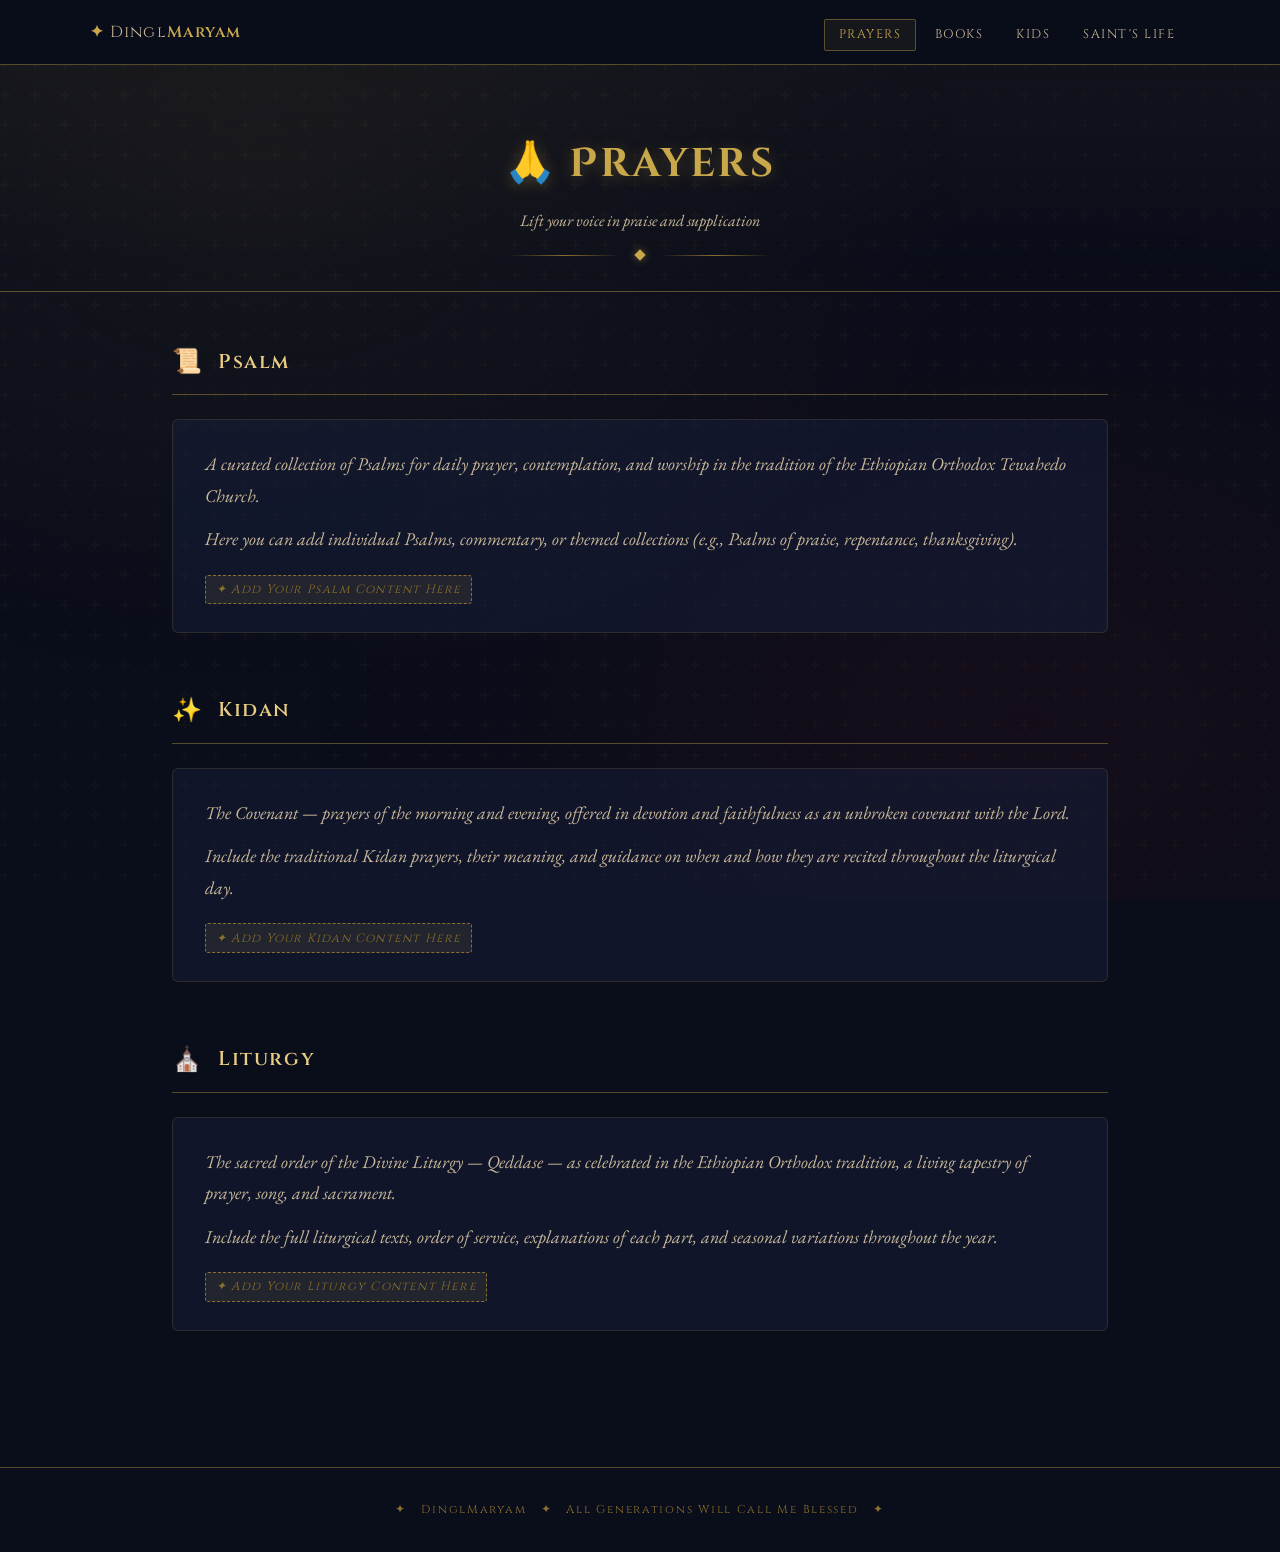
<file: prayers.html>
<!DOCTYPE html>
<html lang="en">
<head>
  <meta charset="UTF-8" />
  <meta name="viewport" content="width=device-width, initial-scale=1.0" />
  <title>Prayers — DinglMaryam</title>
  <link rel="stylesheet" href="styles.css" />
</head>
<body>

  <header>
    <nav>
      <a class="nav-brand" href="index.html">✦ <span>Dingl</span>Maryam</a>
      <ul>
        <li><a href="prayers.html" class="active">Prayers</a></li>
        <li><a href="books.html">Books</a></li>
        <li><a href="kids.html">Kids</a></li>
        <li><a href="saints-life.html">Saint's Life</a></li>
      </ul>
    </nav>
  </header>

  <div class="page-hero">
    <h1 class="page-title">🙏 Prayers</h1>
    <p class="page-tagline">Lift your voice in praise and supplication</p>
    <div class="ornament" style="max-width:260px; margin:1rem auto 0;">
      <div class="ornament-line"></div>
      <div class="ornament-diamond"></div>
      <div class="ornament-line"></div>
    </div>
  </div>

  <main class="page-body">

    <!-- PSALM -->
    <div class="subsection">
      <div class="subsection-header">
        <span class="subsection-icon">📜</span>
        <h2 class="subsection-title">Psalm</h2>
      </div>
      <div class="subsection-content">
        <p>A curated collection of Psalms for daily prayer, contemplation, and worship in the tradition of the Ethiopian Orthodox Tewahedo Church.</p>
        <p>Here you can add individual Psalms, commentary, or themed collections (e.g., Psalms of praise, repentance, thanksgiving).</p>
        <span class="placeholder-tag">✦ Add Your Psalm Content Here</span>
      </div>
    </div>

    <!-- KIDAN -->
    <div class="subsection">
      <div class="subsection-header">
        <span class="subsection-icon">✨</span>
        <h2 class="subsection-title">Kidan</h2>
      </div>
      <div class="subsection-content">
        <p>The Covenant — prayers of the morning and evening, offered in devotion and faithfulness as an unbroken covenant with the Lord.</p>
        <p>Include the traditional Kidan prayers, their meaning, and guidance on when and how they are recited throughout the liturgical day.</p>
        <span class="placeholder-tag">✦ Add Your Kidan Content Here</span>
      </div>
    </div>

    <!-- LITURGY -->
    <div class="subsection">
      <div class="subsection-header">
        <span class="subsection-icon">⛪</span>
        <h2 class="subsection-title">Liturgy</h2>
      </div>
      <div class="subsection-content">
        <p>The sacred order of the Divine Liturgy — Qeddase — as celebrated in the Ethiopian Orthodox tradition, a living tapestry of prayer, song, and sacrament.</p>
        <p>Include the full liturgical texts, order of service, explanations of each part, and seasonal variations throughout the year.</p>
        <span class="placeholder-tag">✦ Add Your Liturgy Content Here</span>
      </div>
    </div>

  </main>

  <footer>
    <p>✦ &nbsp; DinglMaryam &nbsp; ✦ &nbsp; All Generations Will Call Me Blessed &nbsp; ✦</p>
  </footer>

</body>
</html>
</file>
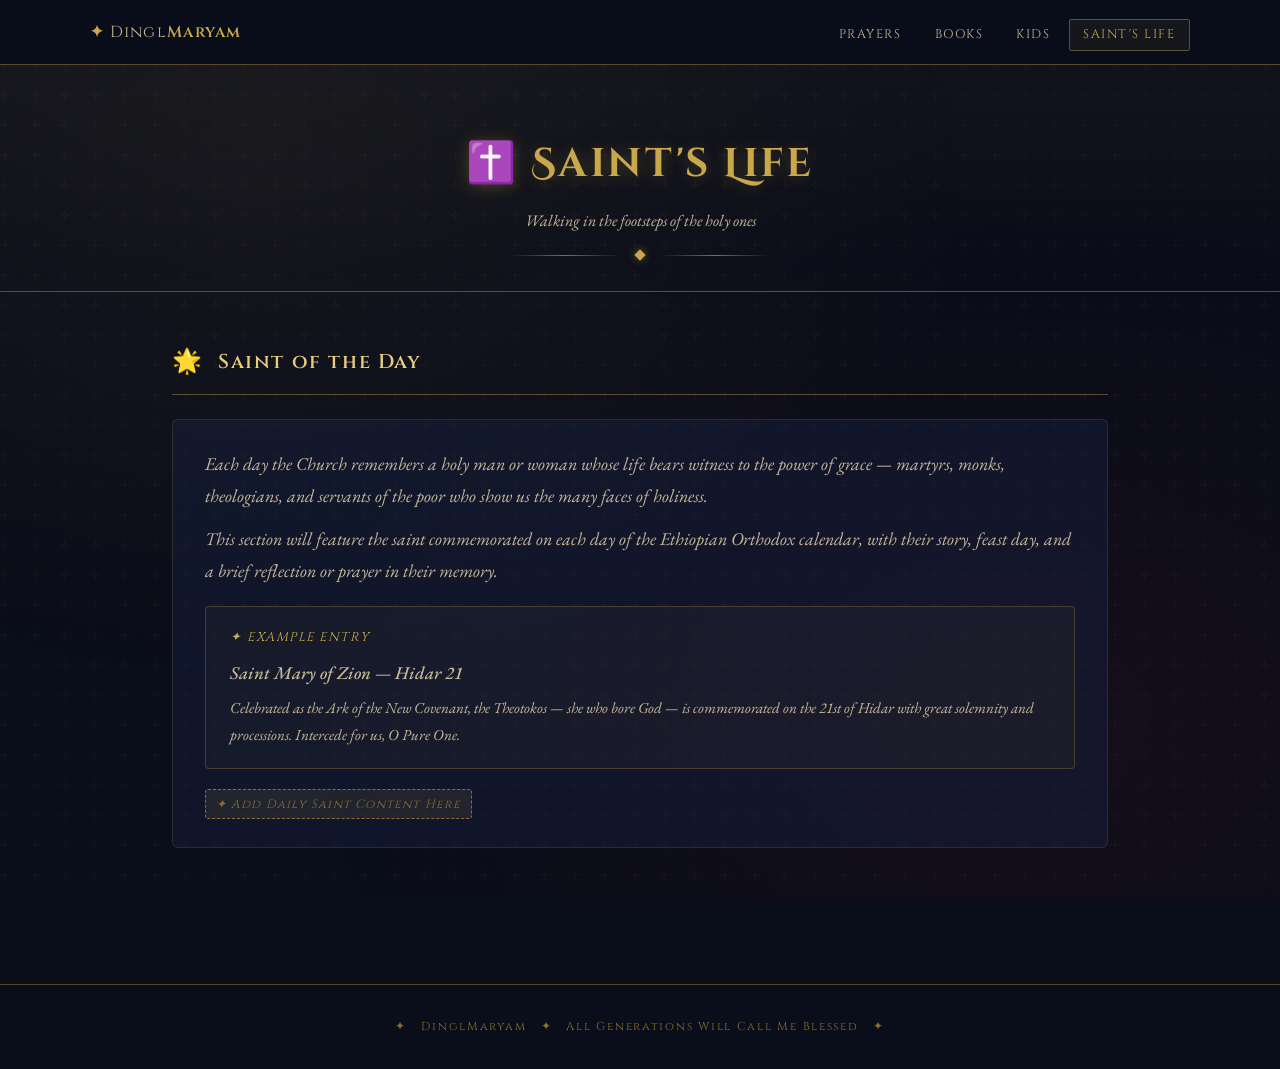
<file: saints-life.html>
<!DOCTYPE html>
<html lang="en">
<head>
  <meta charset="UTF-8" />
  <meta name="viewport" content="width=device-width, initial-scale=1.0" />
  <title>Saint's Life — DinglMaryam</title>
  <link rel="stylesheet" href="styles.css" />
</head>
<body>

  <header>
    <nav>
      <a class="nav-brand" href="index.html">✦ <span>Dingl</span>Maryam</a>
      <ul>
        <li><a href="prayers.html">Prayers</a></li>
        <li><a href="books.html">Books</a></li>
        <li><a href="kids.html">Kids</a></li>
        <li><a href="saints-life.html" class="active">Saint's Life</a></li>
      </ul>
    </nav>
  </header>

  <div class="page-hero">
    <h1 class="page-title">✝️ Saint's Life</h1>
    <p class="page-tagline">Walking in the footsteps of the holy ones</p>
    <div class="ornament" style="max-width:260px; margin:1rem auto 0;">
      <div class="ornament-line"></div>
      <div class="ornament-diamond"></div>
      <div class="ornament-line"></div>
    </div>
  </div>

  <main class="page-body">

    <!-- SAINT OF THE DAY -->
    <div class="subsection">
      <div class="subsection-header">
        <span class="subsection-icon">🌟</span>
        <h2 class="subsection-title">Saint of the Day</h2>
      </div>
      <div class="subsection-content">
        <p>Each day the Church remembers a holy man or woman whose life bears witness to the power of grace — martyrs, monks, theologians, and servants of the poor who show us the many faces of holiness.</p>
        <p>This section will feature the saint commemorated on each day of the Ethiopian Orthodox calendar, with their story, feast day, and a brief reflection or prayer in their memory.</p>

        <!-- EXAMPLE ENTRY — Replace with your daily content -->
        <div style="margin-top:1.25rem; padding:1.25rem 1.5rem; border:1px solid rgba(201,168,76,0.25); border-radius:4px; background:rgba(201,168,76,0.04);">
          <p style="font-family:'Cinzel',serif; font-size:0.8rem; letter-spacing:0.12em; color:var(--gold); margin-bottom:0.5rem;">
            ✦ EXAMPLE ENTRY
          </p>
          <p style="font-weight:500; margin-bottom:0.4rem;">
            Saint Mary of Zion — Hidar 21
          </p>
          <p style="color:var(--cream-dim); font-size:0.95rem;">
            Celebrated as the Ark of the New Covenant, the Theotokos — she who bore God — is commemorated on the 21st of Hidar with great solemnity and processions. <em>Intercede for us, O Pure One.</em>
          </p>
        </div>

        <span class="placeholder-tag" style="margin-top:1.25rem;">✦ Add Daily Saint Content Here</span>
      </div>
    </div>

  </main>

  <footer>
    <p>✦ &nbsp; DinglMaryam &nbsp; ✦ &nbsp; All Generations Will Call Me Blessed &nbsp; ✦</p>
  </footer>

</body>
</html>
</file>
<file: styles.css>
@import url('https://fonts.googleapis.com/css2?family=Cinzel+Decorative:wght@400;700&family=Cinzel:wght@400;600;700&family=EB+Garamond:ital,wght@0,400;0,500;1,400;1,500&display=swap');

:root {
  --navy: #0a0d1a;
  --deep-blue: #0d1530;
  --mid-blue: #1a2545;
  --gold: #c9a84c;
  --gold-light: #e8cc82;
  --gold-dim: #8a6f2e;
  --cream: #f5ead8;
  --cream-dim: #c9b89a;
  --white: #fff8f0;
  --accent-red: #8b1a1a;
  --border-gold: rgba(201,168,76,0.4);
}

* { margin: 0; padding: 0; box-sizing: border-box; }

html { scroll-behavior: smooth; }

body {
  background-color: var(--navy);
  color: var(--cream);
  font-family: 'EB Garamond', Georgia, serif;
  font-size: 18px;
  line-height: 1.75;
  min-height: 100vh;
}

/* ─── BACKGROUND TEXTURE ─── */
body::before {
  content: '';
  position: fixed;
  inset: 0;
  background:
    radial-gradient(ellipse at 20% 20%, rgba(201,168,76,0.06) 0%, transparent 50%),
    radial-gradient(ellipse at 80% 80%, rgba(139,26,26,0.08) 0%, transparent 50%),
    url("data:image/svg+xml,%3Csvg width='60' height='60' viewBox='0 0 60 60' xmlns='http://www.w3.org/2000/svg'%3E%3Cg fill='none' fill-rule='evenodd'%3E%3Cg fill='%23c9a84c' fill-opacity='0.03'%3E%3Cpath d='M36 34v-4h-2v4h-4v2h4v4h2v-4h4v-2h-4zm0-30V0h-2v4h-4v2h4v4h2V6h4V4h-4zM6 34v-4H4v4H0v2h4v4h2v-4h4v-2H6zM6 4V0H4v4H0v2h4v4h2V6h4V4H6z'/%3E%3C/g%3E%3C/g%3E%3C/svg%3E");
  pointer-events: none;
  z-index: 0;
}

/* ─── HEADER / NAV ─── */
header {
  position: sticky;
  top: 0;
  z-index: 100;
  background: rgba(10,13,26,0.95);
  backdrop-filter: blur(12px);
  border-bottom: 1px solid var(--border-gold);
  padding: 0 2rem;
}

nav {
  max-width: 1100px;
  margin: 0 auto;
  display: flex;
  align-items: center;
  justify-content: space-between;
  height: 64px;
}

.nav-brand {
  font-family: 'Cinzel', serif;
  font-size: 1rem;
  font-weight: 600;
  color: var(--gold);
  text-decoration: none;
  letter-spacing: 0.08em;
}

.nav-brand span {
  color: var(--cream-dim);
  font-weight: 400;
}

nav ul {
  list-style: none;
  display: flex;
  gap: 0.25rem;
}

nav ul li a {
  font-family: 'Cinzel', serif;
  font-size: 0.78rem;
  letter-spacing: 0.12em;
  text-transform: uppercase;
  color: var(--cream-dim);
  text-decoration: none;
  padding: 0.4rem 0.85rem;
  border-radius: 2px;
  transition: color 0.2s, background 0.2s;
  border: 1px solid transparent;
}

nav ul li a:hover,
nav ul li a.active {
  color: var(--gold);
  border-color: var(--border-gold);
  background: rgba(201,168,76,0.07);
}

/* ─── HERO ─── */
.hero {
  position: relative;
  min-height: calc(100vh - 64px);
  display: flex;
  align-items: center;
  justify-content: center;
  text-align: center;
  overflow: hidden;
  z-index: 1;
}

.hero-orbs {
  position: absolute;
  inset: 0;
  pointer-events: none;
}

.hero-orbs::before {
  content: '';
  position: absolute;
  top: 10%; left: 50%;
  transform: translateX(-50%);
  width: 600px; height: 600px;
  background: radial-gradient(circle, rgba(201,168,76,0.1) 0%, transparent 70%);
  border-radius: 50%;
  animation: pulse 6s ease-in-out infinite;
}

@keyframes pulse {
  0%, 100% { opacity: 0.5; transform: translateX(-50%) scale(1); }
  50% { opacity: 1; transform: translateX(-50%) scale(1.08); }
}

.hero-content {
  position: relative;
  z-index: 2;
  max-width: 700px;
  padding: 3rem 2rem;
}

/* ─── ICON FRAME ─── */
.icon-frame {
  position: relative;
  width: 220px;
  height: 220px;
  margin: 0 auto 2.5rem;
}

.icon-frame::before,
.icon-frame::after {
  content: '';
  position: absolute;
  border: 1px solid var(--border-gold);
  border-radius: 50%;
}

.icon-frame::before {
  inset: -12px;
  animation: spin-slow 30s linear infinite;
  border-style: dashed;
  opacity: 0.4;
}

.icon-frame::after {
  inset: -22px;
  animation: spin-slow 50s linear infinite reverse;
  border-style: dotted;
  opacity: 0.25;
}

@keyframes spin-slow {
  from { transform: rotate(0deg); }
  to { transform: rotate(360deg); }
}

.icon-img {
  width: 220px;
  height: 220px;
  border-radius: 50%;
  object-fit: cover;
  border: 3px solid var(--gold);
  box-shadow:
    0 0 30px rgba(201,168,76,0.35),
    0 0 80px rgba(201,168,76,0.15),
    inset 0 0 20px rgba(0,0,0,0.5);
}

.icon-placeholder {
  width: 220px;
  height: 220px;
  border-radius: 50%;
  border: 3px solid var(--gold);
  background: var(--mid-blue);
  display: flex;
  align-items: center;
  justify-content: center;
  font-size: 5rem;
  box-shadow: 0 0 40px rgba(201,168,76,0.3);
}

/* ─── HERO TEXT ─── */
.site-title {
  font-family: 'Cinzel Decorative', serif;
  font-size: clamp(1.8rem, 5vw, 3rem);
  font-weight: 700;
  color: var(--gold);
  letter-spacing: 0.04em;
  line-height: 1.2;
  text-shadow: 0 2px 20px rgba(201,168,76,0.4);
  margin-bottom: 0.5rem;
}

.site-subtitle {
  font-family: 'Cinzel', serif;
  font-size: 0.85rem;
  letter-spacing: 0.2em;
  color: var(--cream-dim);
  text-transform: uppercase;
  margin-bottom: 2.5rem;
}

/* ─── ORNAMENTAL DIVIDER ─── */
.ornament {
  display: flex;
  align-items: center;
  gap: 1rem;
  margin: 1.5rem auto;
  max-width: 380px;
}

.ornament-line {
  flex: 1;
  height: 1px;
  background: linear-gradient(to right, transparent, var(--gold-dim), transparent);
}

.ornament-diamond {
  width: 8px; height: 8px;
  background: var(--gold);
  transform: rotate(45deg);
  flex-shrink: 0;
  box-shadow: 0 0 8px rgba(201,168,76,0.5);
}

/* ─── SCRIPTURE ─── */
.scripture-block {
  background: rgba(201,168,76,0.06);
  border: 1px solid var(--border-gold);
  border-radius: 4px;
  padding: 1.5rem 2rem;
  margin: 0 auto;
  max-width: 560px;
  position: relative;
}

.scripture-block::before,
.scripture-block::after {
  content: '✦';
  position: absolute;
  font-size: 0.6rem;
  color: var(--gold);
  opacity: 0.6;
}

.scripture-block::before { top: 0.5rem; left: 0.75rem; }
.scripture-block::after { bottom: 0.5rem; right: 0.75rem; }

.scripture-text {
  font-style: italic;
  font-size: 1.2rem;
  color: var(--cream);
  line-height: 1.7;
}

.scripture-ref {
  display: block;
  margin-top: 0.75rem;
  font-family: 'Cinzel', serif;
  font-size: 0.78rem;
  letter-spacing: 0.15em;
  color: var(--gold);
  text-align: right;
}

/* ─── NAV CARDS (landing) ─── */
.cards-section {
  position: relative;
  z-index: 1;
  max-width: 1000px;
  margin: 0 auto;
  padding: 4rem 2rem 6rem;
}

.section-heading {
  font-family: 'Cinzel', serif;
  font-size: 0.8rem;
  letter-spacing: 0.25em;
  text-transform: uppercase;
  color: var(--gold-dim);
  text-align: center;
  margin-bottom: 2.5rem;
}

.cards-grid {
  display: grid;
  grid-template-columns: repeat(auto-fit, minmax(200px, 1fr));
  gap: 1.5rem;
}

.nav-card {
  background: rgba(26,37,69,0.6);
  border: 1px solid var(--border-gold);
  border-radius: 6px;
  padding: 2rem 1.5rem;
  text-align: center;
  text-decoration: none;
  color: inherit;
  transition: transform 0.3s, box-shadow 0.3s, background 0.3s;
  display: block;
}

.nav-card:hover {
  transform: translateY(-4px);
  background: rgba(26,37,69,0.9);
  box-shadow: 0 8px 32px rgba(201,168,76,0.2);
}

.nav-card-icon {
  font-size: 2.5rem;
  display: block;
  margin-bottom: 1rem;
  filter: drop-shadow(0 2px 8px rgba(201,168,76,0.3));
}

.nav-card-title {
  font-family: 'Cinzel', serif;
  font-size: 1rem;
  font-weight: 600;
  color: var(--gold);
  letter-spacing: 0.06em;
  display: block;
  margin-bottom: 0.5rem;
}

.nav-card-desc {
  font-size: 0.85rem;
  color: var(--cream-dim);
  font-style: italic;
}

/* ─── INNER PAGES ─── */
.page-hero {
  position: relative;
  z-index: 1;
  text-align: center;
  padding: 4rem 2rem 2rem;
  border-bottom: 1px solid var(--border-gold);
  background: linear-gradient(to bottom, rgba(201,168,76,0.04), transparent);
}

.page-title {
  font-family: 'Cinzel Decorative', serif;
  font-size: clamp(1.5rem, 4vw, 2.5rem);
  color: var(--gold);
  letter-spacing: 0.06em;
  margin-bottom: 0.5rem;
  text-shadow: 0 2px 16px rgba(201,168,76,0.3);
}

.page-tagline {
  font-style: italic;
  color: var(--cream-dim);
  font-size: 1rem;
}

.page-body {
  position: relative;
  z-index: 1;
  max-width: 1000px;
  margin: 0 auto;
  padding: 3rem 2rem 5rem;
}

/* ─── SUBSECTIONS ─── */
.subsection {
  margin-bottom: 3.5rem;
}

.subsection-header {
  display: flex;
  align-items: center;
  gap: 1rem;
  margin-bottom: 1.5rem;
  padding-bottom: 0.75rem;
  border-bottom: 1px solid var(--border-gold);
}

.subsection-icon {
  font-size: 1.5rem;
  flex-shrink: 0;
}

.subsection-title {
  font-family: 'Cinzel', serif;
  font-size: 1.25rem;
  font-weight: 600;
  color: var(--gold-light);
  letter-spacing: 0.08em;
}

.subsection-content {
  background: rgba(26,37,69,0.4);
  border: 1px solid rgba(201,168,76,0.15);
  border-radius: 6px;
  padding: 1.75rem 2rem;
  color: var(--cream);
  font-style: italic;
}

.subsection-content p {
  margin-bottom: 0.75rem;
  color: var(--cream-dim);
}

.subsection-content p:last-child { margin-bottom: 0; }

.placeholder-tag {
  display: inline-block;
  background: rgba(201,168,76,0.1);
  border: 1px dashed var(--gold-dim);
  border-radius: 3px;
  padding: 0.2rem 0.6rem;
  font-family: 'Cinzel', serif;
  font-size: 0.75rem;
  color: var(--gold-dim);
  letter-spacing: 0.1em;
  margin-top: 0.5rem;
}

/* ─── FOOTER ─── */
footer {
  position: relative;
  z-index: 1;
  text-align: center;
  padding: 2rem;
  border-top: 1px solid var(--border-gold);
  font-family: 'Cinzel', serif;
  font-size: 0.72rem;
  letter-spacing: 0.15em;
  color: var(--gold-dim);
}

/* ─── MOBILE ─── */
@media (max-width: 680px) {
  nav ul { gap: 0; }
  nav ul li a { padding: 0.35rem 0.55rem; font-size: 0.7rem; }
  .nav-brand { font-size: 0.85rem; }
  .hero-content { padding: 2rem 1rem; }
  .icon-frame { width: 160px; height: 160px; }
  .icon-img, .icon-placeholder { width: 160px; height: 160px; }
  .scripture-text { font-size: 1rem; }
}
</file>
